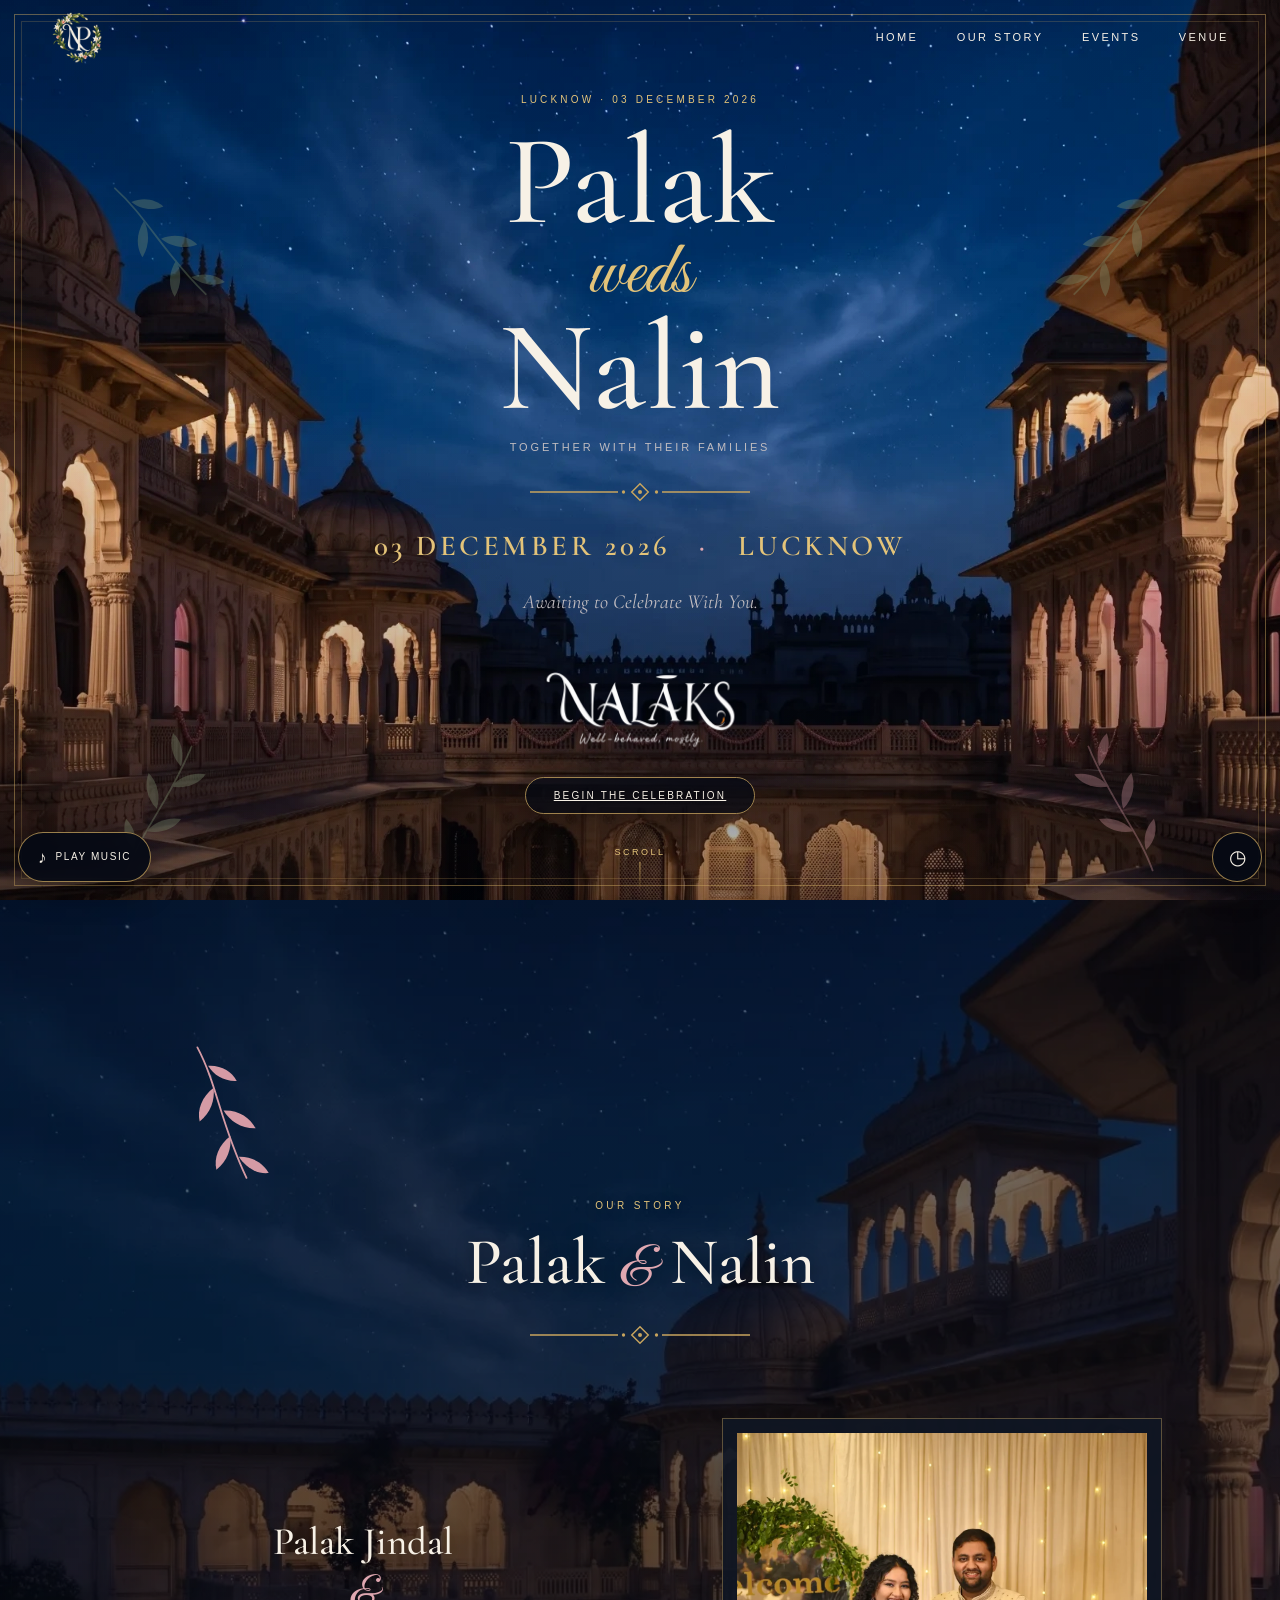
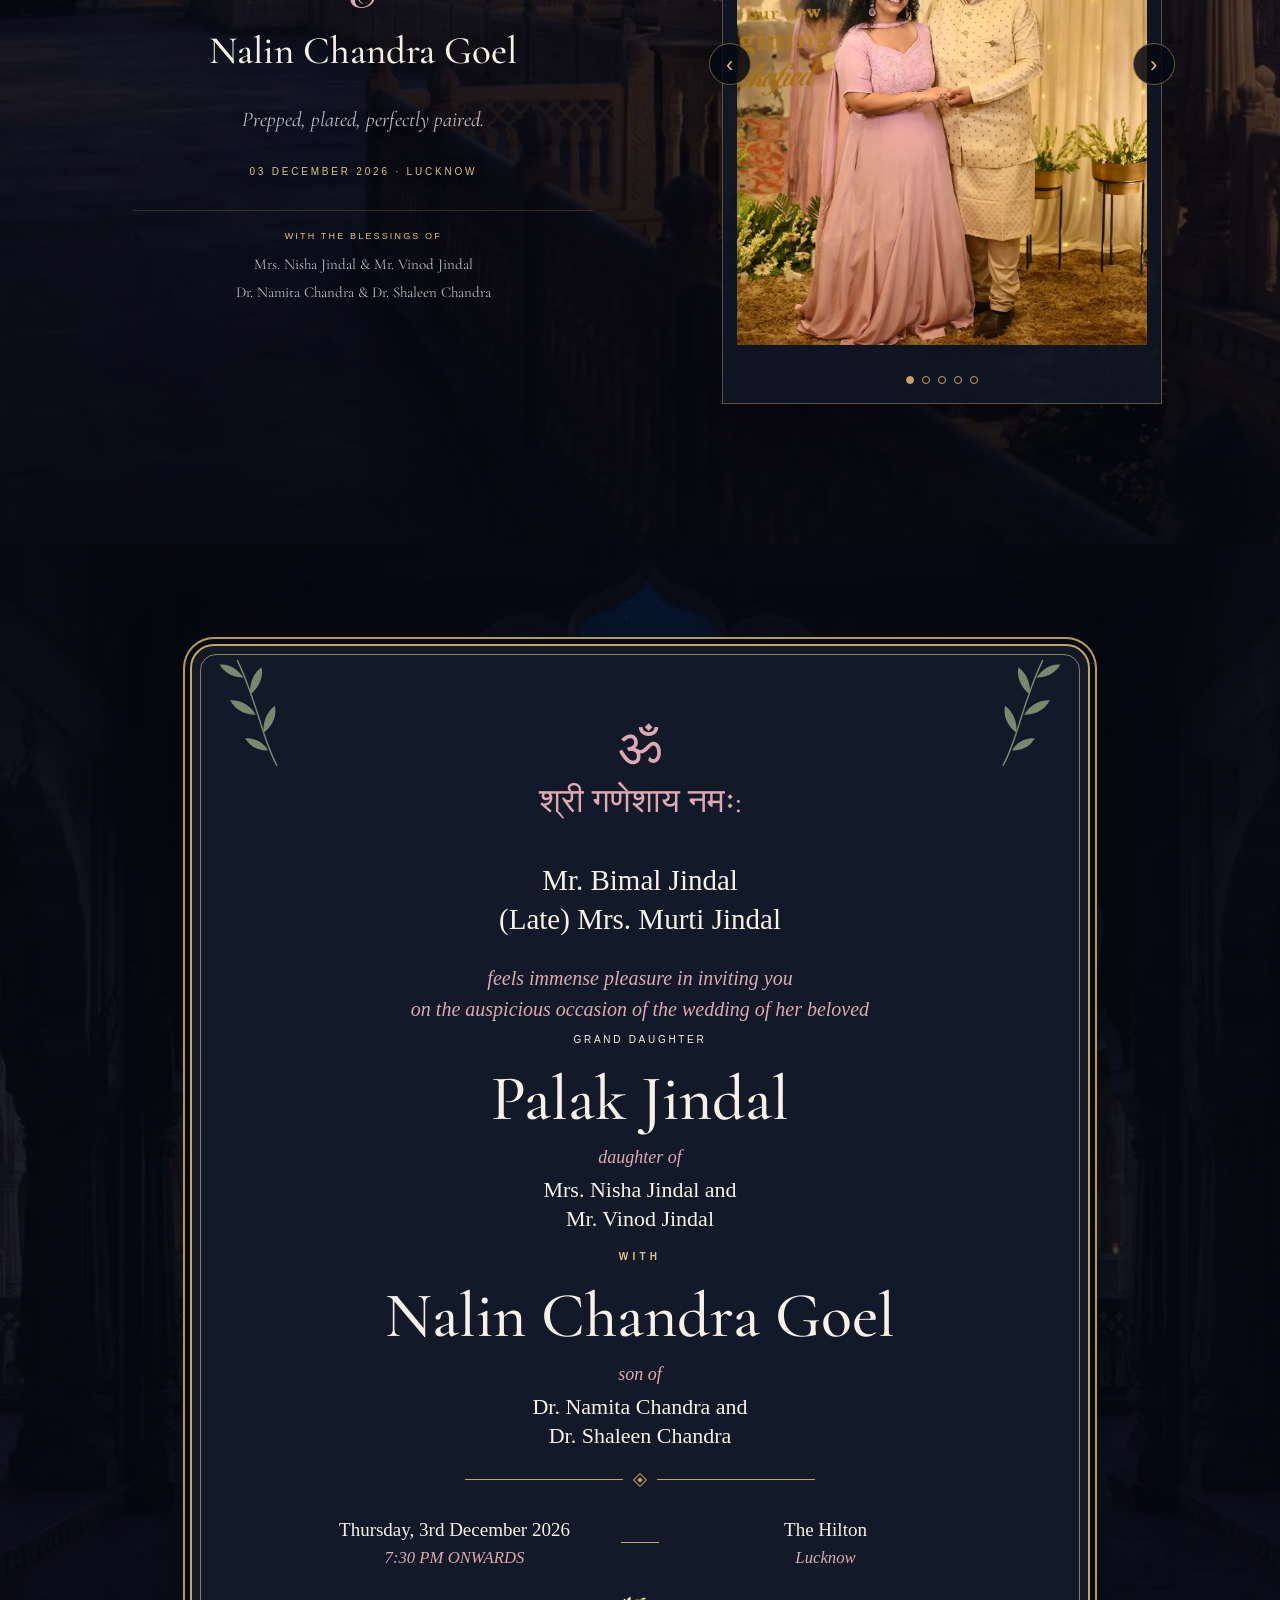
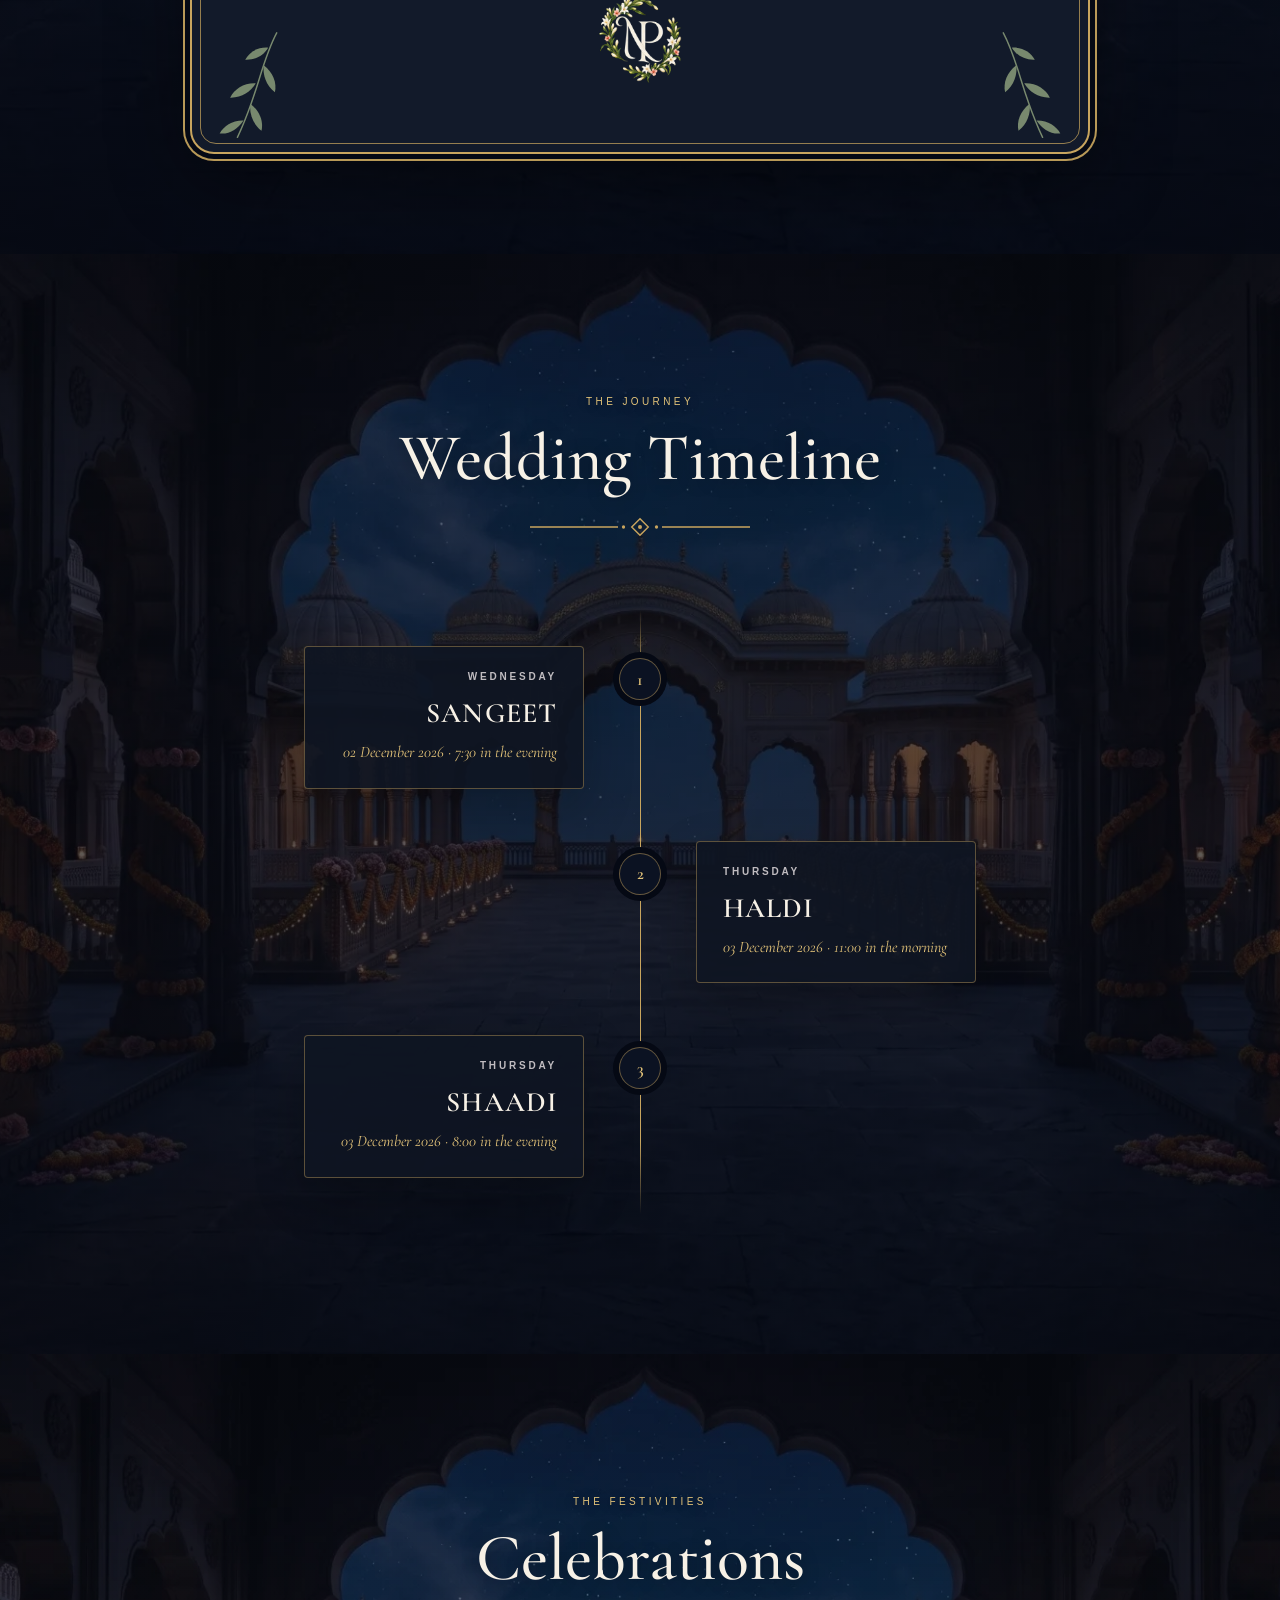
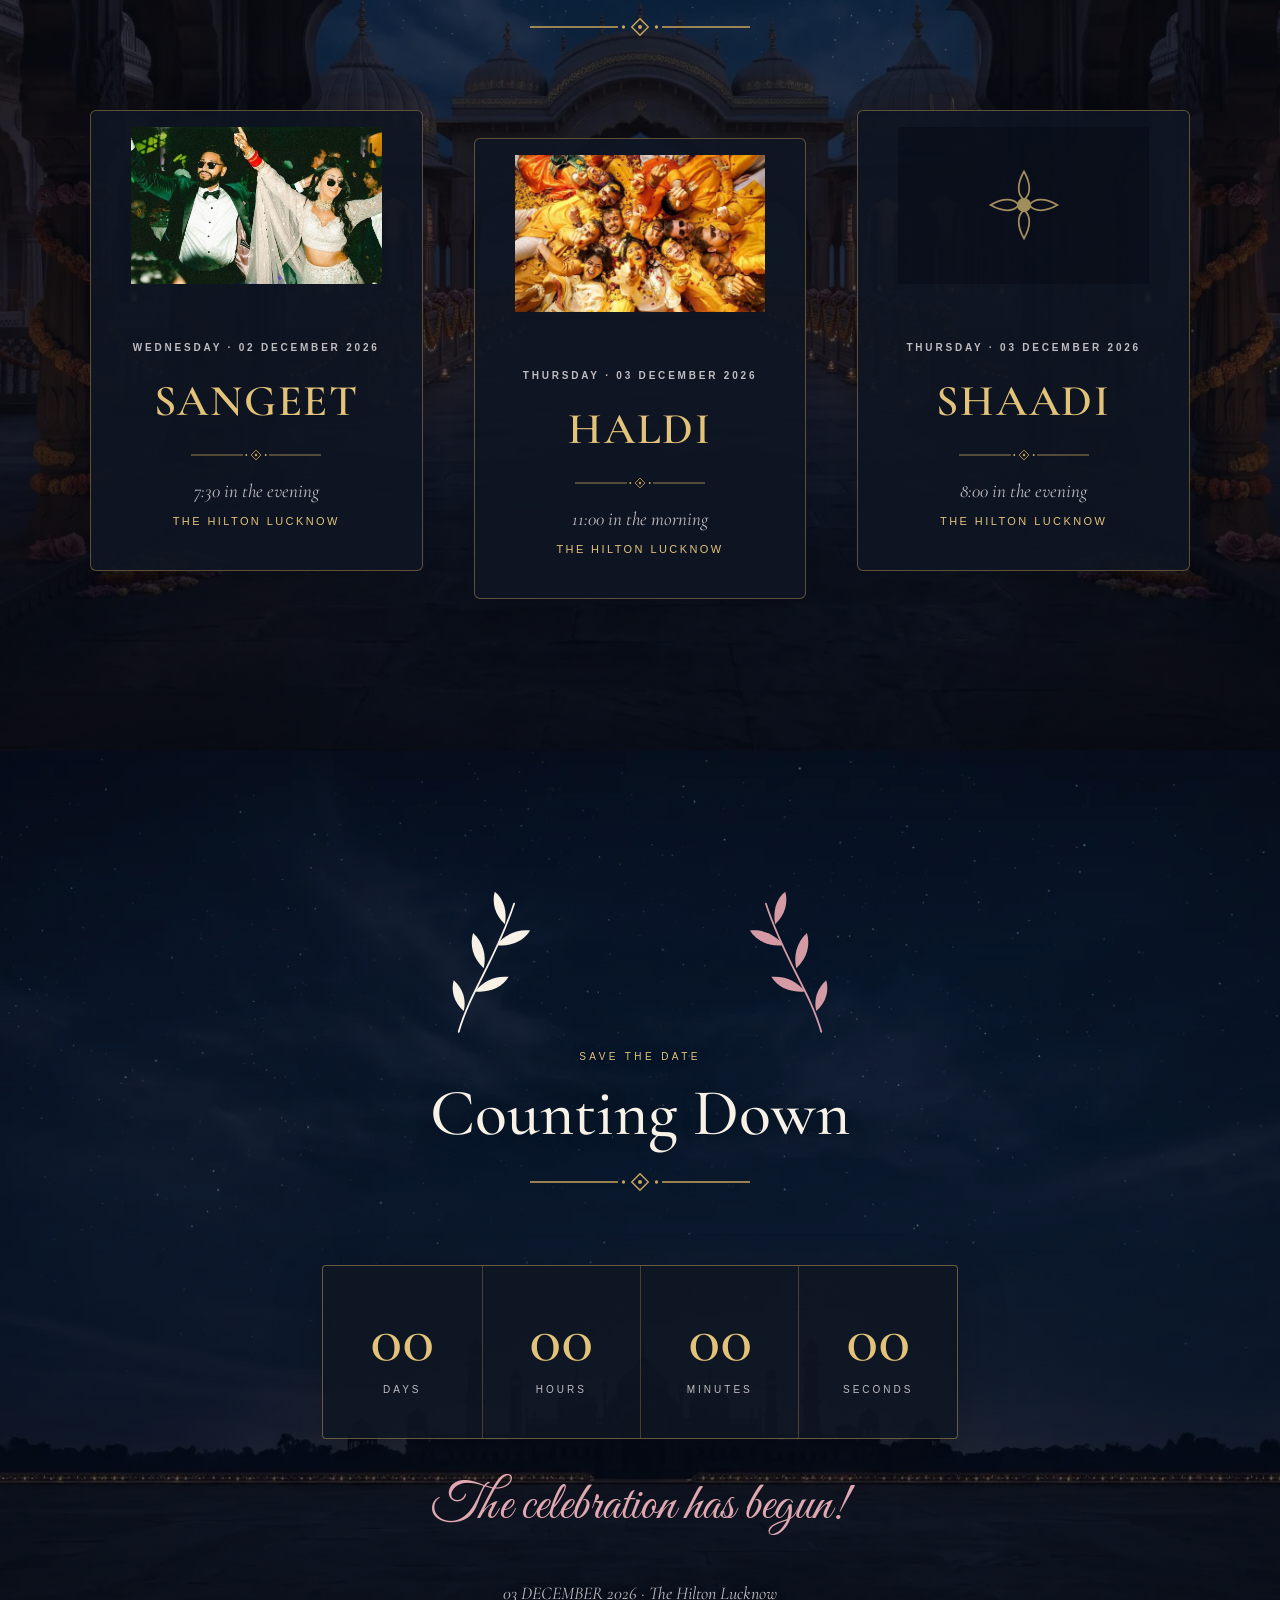
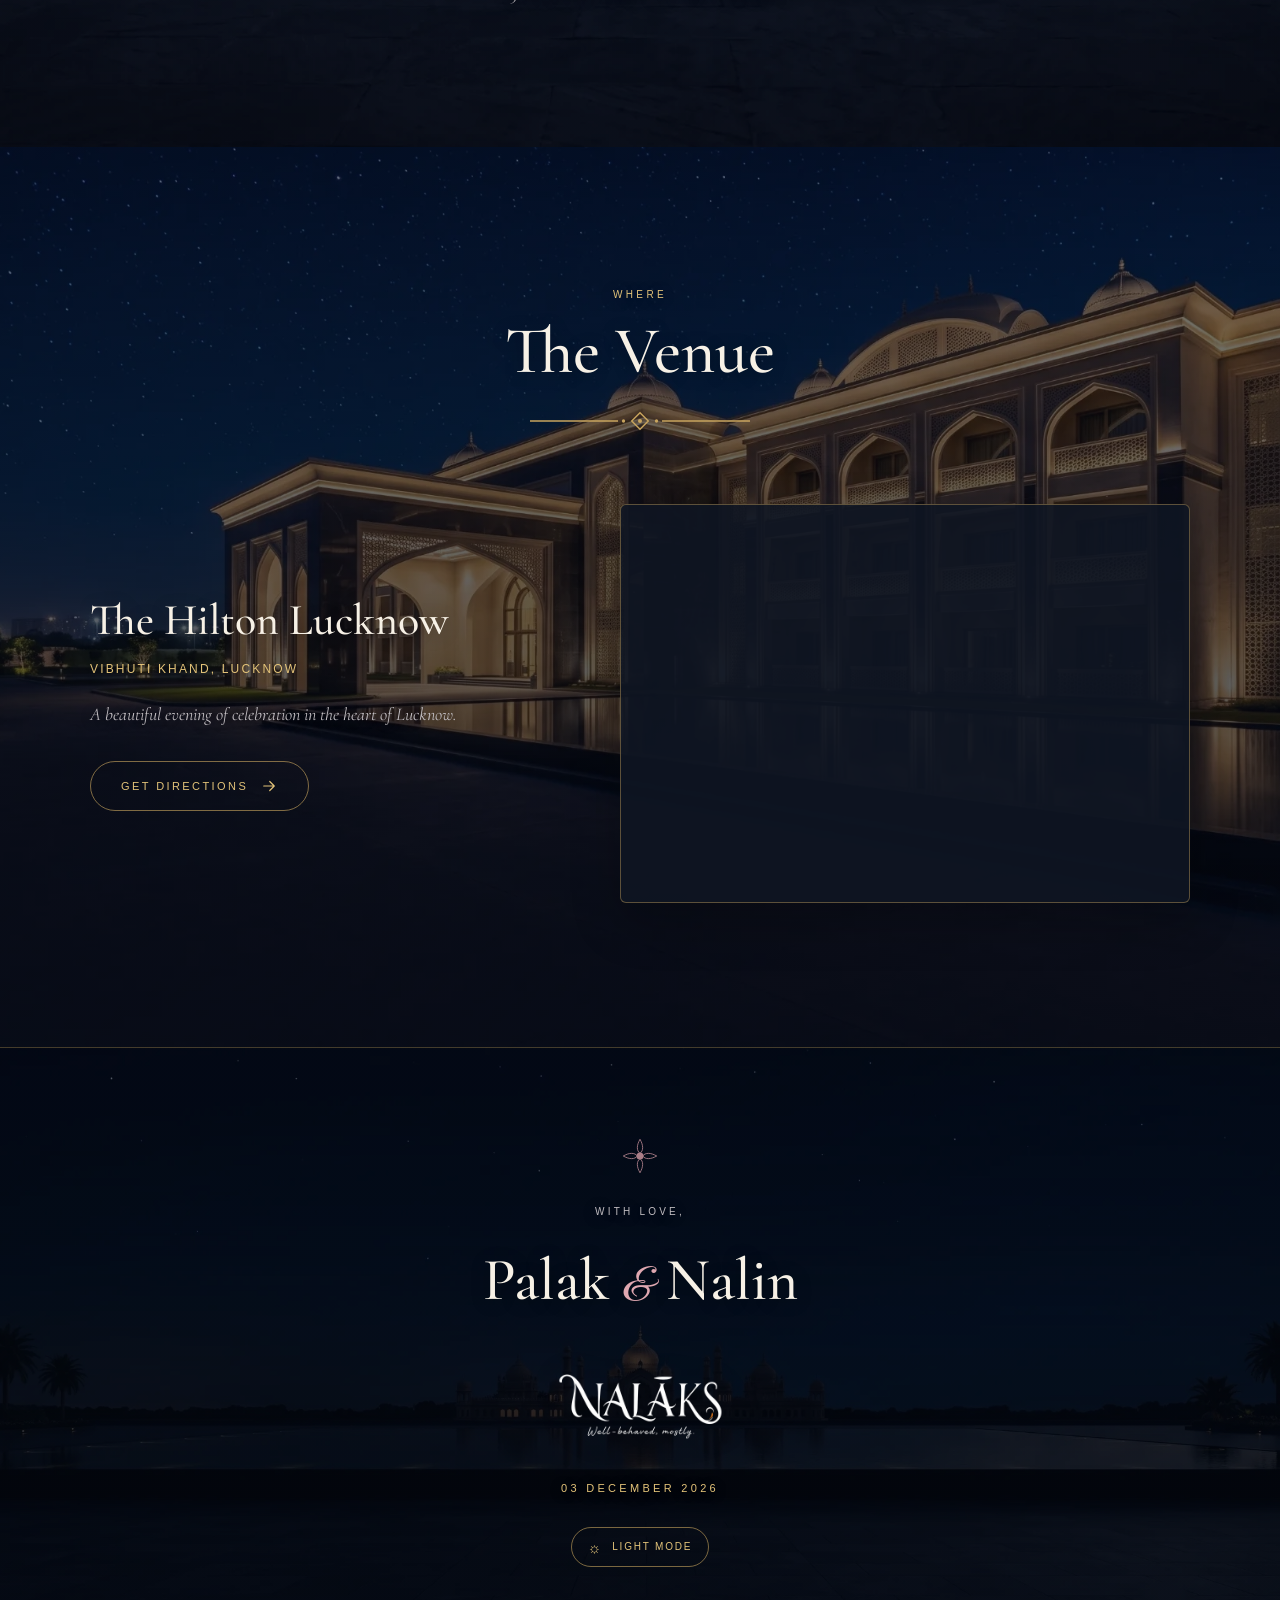
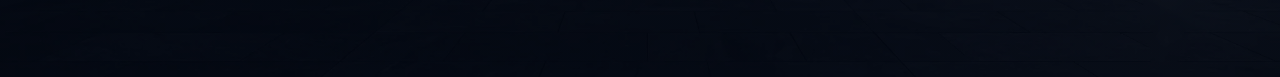
<file: index.html>
<!doctype html>
<html lang="en">
<head>
  <meta charset="utf-8" />

  <meta
    name="viewport"
    content="width=device-width, initial-scale=1"
  />

  <meta
    name="theme-color"
    content="#050914"
  />

  <meta
    name="description"
    content="Palak & Nalin — Wedding Invitation"
  />

  <meta
    property="og:type"
    content="website"
  />

  <meta
    property="og:title"
    content="Palak & Nalin — Wedding Invitation"
  />

  <meta
    property="og:description"
    content="03 DECEMBER 2026 · Lucknow · The Hilton Lucknow"
  />

  <meta
    property="og:image"
    content="assets/share-card.png"
  />

  <meta
    property="og:url"
    content="https://palaknalin.live/"
  />

  <meta
    name="twitter:card"
    content="summary_large_image"
  />

  <title>
    Palak &amp; Nalin — Wedding Invitation
  </title>

  <!-- Fonts -->
  <link
    rel="preconnect"
    href="https://fonts.googleapis.com"
  />

  <link
    rel="preconnect"
    href="https://fonts.gstatic.com"
    crossorigin
  />

  <link
    href="https://fonts.googleapis.com/css2?family=Cormorant+Garamond:wght@400;500;600;700&family=DM+Sans:wght@400;500;600&family=Great+Vibes&display=swap"
    rel="stylesheet"
  />

  <!-- Website stylesheet -->
  <link
    rel="stylesheet"
    href="styles.css"
  />

  <!-- Favicon -->
  <link
    rel="icon"
    type="image/png"
    href="assets/favicon.png"
  />

  <link
    rel="icon"
    type="image/svg+xml"
    href="assets/favicon.svg"
  />
</head>

<body>

  <!--
    Everything on the invitation is rendered
    dynamically by script.js into this container.
  -->
  <div id="app"></div>

  <!-- Configuration -->
  <script src="config.js"></script>

  <!-- Main website -->
  <script src="script.js"></script>

</body>
</html>
</file>
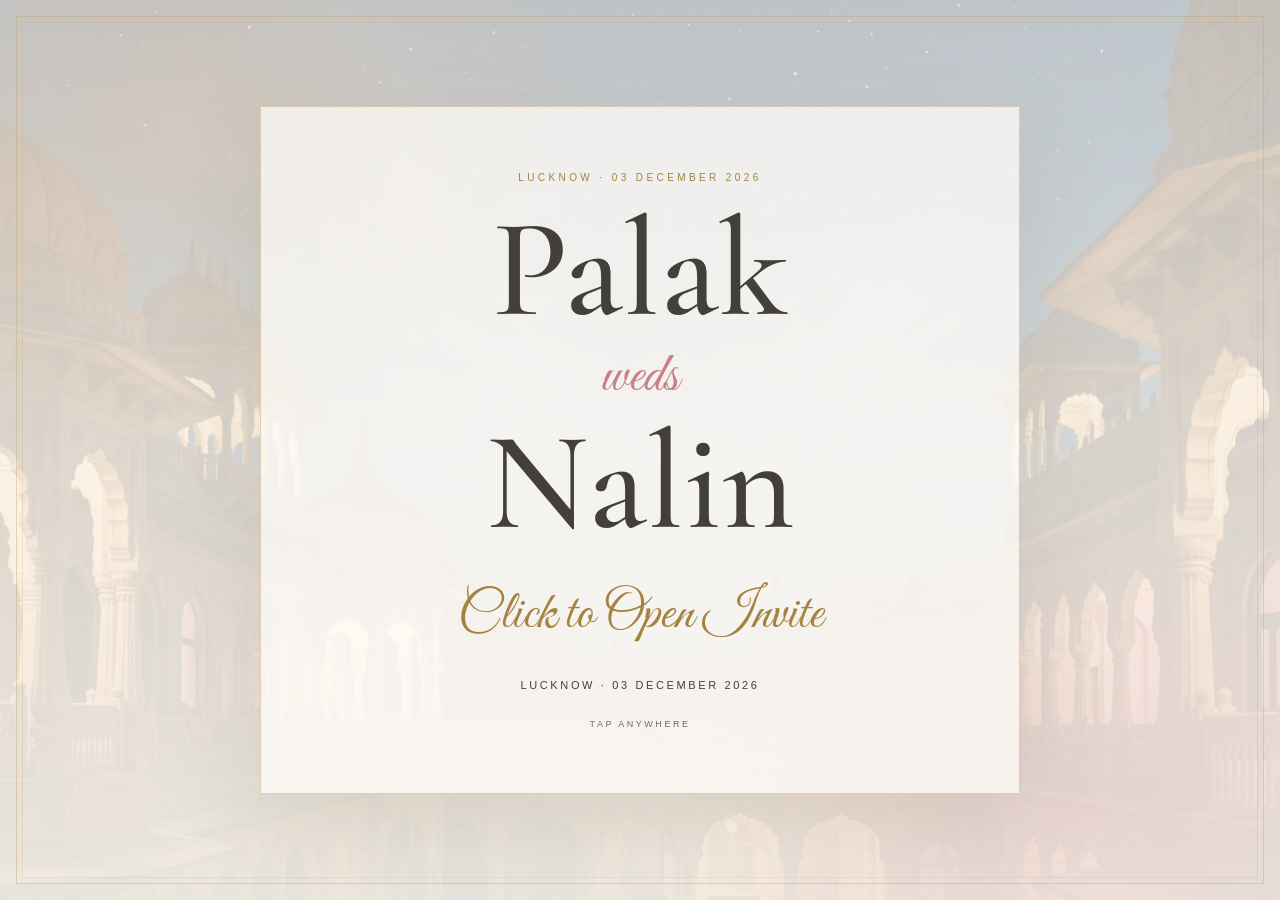
<file: cover.html>
<!doctype html>
<html lang="en">
<head>
<meta charset="utf-8">
<meta name="viewport" content="width=device-width,initial-scale=1">
<meta name="theme-color" content="#faf6ee">
<title>Palak & Nalin — Invitation</title>
<link rel="icon" href="assets/favicon.png" type="image/png">
<link rel="preconnect" href="https://fonts.googleapis.com">
<link rel="preconnect" href="https://fonts.gstatic.com" crossorigin>
<link href="https://fonts.googleapis.com/css2?family=Cormorant+Garamond:wght@500;600&family=Great+Vibes&display=swap" rel="stylesheet">
<style>
:root{--ivory:#faf6ee;--warm:#fffdf8;--gold:#c2a15c;--goldDeep:#a5823f;--blush:#c97f87;--ink:#43403a}
*{box-sizing:border-box}html,body{margin:0;min-height:100%;background:var(--ivory);color:var(--ink)}
body{min-height:100svh;overflow:hidden}a{color:inherit;text-decoration:none}
.cover{min-height:100svh;display:grid;place-items:center;padding:24px;position:relative;overflow:hidden;background:
radial-gradient(700px 460px at 15% 15%,rgba(240,196,155,.30),transparent 62%),
radial-gradient(700px 460px at 85% 90%,rgba(227,167,173,.24),transparent 62%),
linear-gradient(rgba(250,246,238,.76),rgba(250,246,238,.92)),var(--cover-bg) center 32%/cover no-repeat,var(--ivory)}
.cover::before,.cover::after{content:"";position:absolute;border:1px solid rgba(194,161,92,.38);pointer-events:none}
.cover::before{inset:16px}.cover::after{inset:22px;border-color:rgba(194,161,92,.18)}
.inner{position:relative;z-index:1;width:min(760px,92vw);padding:64px 30px;text-align:center;background:rgba(255,253,248,.72);border:1px solid rgba(194,161,92,.45);box-shadow:0 30px 90px rgba(90,72,40,.12);animation:rise 1s cubic-bezier(.22,1,.36,1) both}
.eyebrow{font:500 10px/1.4 Arial,sans-serif;letter-spacing:.34em;text-transform:uppercase;color:var(--goldDeep)}
.names{margin:28px 0 10px;font:500 clamp(64px,13vw,140px)/.82 "Cormorant Garamond",serif}
.weds{display:block;margin:14px 0;font:400 clamp(32px,5vw,56px) "Great Vibes",cursive;color:var(--blush)}
.open{margin-top:40px;font:400 clamp(32px,6vw,54px) "Great Vibes",cursive;color:var(--goldDeep)}
.date{margin-top:28px;font:500 11px/1.5 Arial,sans-serif;letter-spacing:.24em;text-transform:uppercase;color:var(--ink)}
.hint{margin-top:26px;font:500 9px/1 Arial,sans-serif;letter-spacing:.28em;text-transform:uppercase;color:#6f6a61}
.cover:hover .open{text-decoration:underline;text-decoration-color:rgba(194,161,92,.5);text-underline-offset:6px}
.is-leaving .inner{animation:out .55s ease forwards}
@keyframes rise{from{opacity:0;transform:translateY(24px) scale(.98)}to{opacity:1;transform:none}}
@keyframes out{to{opacity:0;transform:translateY(-10px) scale(1.02)}}
@media (prefers-reduced-motion:reduce){*{animation:none!important;transition:none!important}}
</style></head>
<body>
<a class="cover" id="coverLink" href="index.html#home">
  <div class="inner">
    <div class="eyebrow" id="eyebrow">Together with their families</div>
    <div class="names" id="names">Palak<span class="weds">weds</span>Nalin</div>
    <div class="open" id="openText">Click to Open Invite</div>
    <div class="date" id="date">Lucknow · 03 December 2026</div>
    <div class="hint">Tap anywhere</div>
  </div>
</a>
<script src="config.js"></script>
<script>
(function(){
  const cfg=window.INVITE_CONFIG||{};
  document.title=`${cfg.bride||'Palak'} & ${cfg.groom||'Nalin'} — Invitation`;
  document.getElementById('eyebrow').textContent=cfg.heroEyebrow||'Together with their families';
  document.getElementById('openText').textContent=cfg.openingText||'Click to Open Invite';
  document.getElementById('date').textContent=`${cfg.city||''} · ${cfg.dateLabel||''}`;
  if (cfg.assets && cfg.assets.background) document.querySelector('.cover').style.setProperty('--cover-bg', `url(\"${cfg.assets.background}\")`);
  const names=document.getElementById('names');
  names.innerHTML='';
  names.append(document.createTextNode(cfg.bride||'Palak'));
  const span=document.createElement('span'); span.className='weds'; span.textContent='weds';
  names.append(span, document.createTextNode(cfg.groom||'Nalin'));
  const link=document.getElementById('coverLink');
  link.addEventListener('click',function(e){
    if(window.matchMedia('(prefers-reduced-motion: reduce)').matches) return;
    e.preventDefault(); document.body.classList.add('is-leaving');
    setTimeout(()=>location.href=link.href,480);
  });
})();
</script>
</body></html>
</file>
<file: styles.css>
/* ============================================================
   PALAK & NALIN — LUXURY INDIAN WEDDING INVITATION
   Midnight Awadh / Celestial Indian Wedding
   ============================================================ */

:root {
  --serif: 'Cormorant Garamond', Georgia, serif;
  --sans: 'Jost', 'Segoe UI', sans-serif;
  --script: 'Great Vibes', cursive;

  --ivory: #050914;
  --cream: #121a2a;
  --warmWhite: #0b1222;

  --blush: #d59ba5;
  --blushDeep: #e0a8b1;

  --gold: #c8a55e;
  --goldDeep: #e3c379;

  --peach: #d7ad82;
  --sage: #849676;
  --leaf: #7e9473;

  --ink: #f7f1e6;
  --inkSoft: #c0bcc0;

  --hairline:
    1px solid rgba(200,165,94,.48);

  --shadow-soft:
    0 18px 50px rgba(0,0,0,.24);

  --shadow-card:
    0 24px 70px rgba(0,0,0,.38);
}

/* ============================================================
   THEME VARIABLES
   ============================================================ */

html[data-theme="dark"] {
  color-scheme: dark;

  --ivory: #050914;
  --cream: #121a2a;
  --warmWhite: #0b1222;

  --blush: #d59ba5;
  --blushDeep: #e0a8b1;

  --gold: #c8a55e;
  --goldDeep: #e3c379;

  --peach: #d7ad82;
  --sage: #849676;
  --leaf: #7e9473;

  --ink: #f7f1e6;
  --inkSoft: #c0bcc0;

  --hairline:
    1px solid rgba(200,165,94,.48);

  --shadow-soft:
    0 18px 50px rgba(0,0,0,.24);

  --shadow-card:
    0 24px 70px rgba(0,0,0,.38);

  --button-bg:
    rgba(5,9,20,.72);

  --button-bg-hover:
    rgba(8,15,30,.88);

  --button-text:
    #f7f1e6;

  --music-bg:
    rgba(5,9,20,.88);

  --music-text:
    #f7f1e6;

  --invite-card-bg:
    #121a2a;

  --invite-card-edge:
    #050914;

  --invite-card-text:
    #f7f1e6;
}

html[data-theme="light"] {
  color-scheme: light;

  --ivory: #faf6ee;
  --cream: #f4ecdc;
  --warmWhite: #fffdf8;

  --blush: #e3a7ad;
  --blushDeep: #c97f87;

  --gold: #c2a15c;
  --goldDeep: #a5823f;

  --peach: #f0c49b;
  --sage: #a3b18a;
  --leaf: #7d9270;

  --ink: #43403a;
  --inkSoft: #6f6a61;

  --hairline:
    1px solid rgba(194,161,92,.45);

  --shadow-soft:
    0 18px 50px rgba(90,72,40,.10);

  --shadow-card:
    0 24px 70px rgba(90,72,40,.14);

  --button-bg:
    rgba(255,253,248,.90);

  --button-bg-hover:
    rgba(255,253,248,.98);

  --button-text:
    #43403a;

  --music-bg:
    rgba(255,253,248,.94);

  --music-text:
    #43403a;

  --invite-card-bg:
    #f4ecdc;

  --invite-card-edge:
    #faf6ee;

  --invite-card-text:
    #43403a;
}

/* ============================================================
   GLOBAL
   ============================================================ */

* {
  box-sizing: border-box;
}

html,
html[data-theme="dark"],
html[data-theme="light"] {
  scroll-behavior: auto !important;
  scroll-padding-top: 0 !important;
  -webkit-text-size-adjust: 100%;
  forced-color-adjust: none;
}

body {
  margin: 0;
  min-height: 100%;
  background: var(--ivory);
  color: var(--ink);
  font-family: var(--sans);
  font-weight: 400;
  line-height: 1.6;
  -webkit-font-smoothing: antialiased;
}

body.menu-open {
  overflow: hidden;
}

button,
input {
  font: inherit;
}

button {
  cursor: pointer;
}

img {
  max-width: 100%;
}

.svg-defs {
  position: absolute;
  width: 0;
  height: 0;
  overflow: hidden;
}

:focus-visible {
  outline: 2px solid var(--goldDeep);
  outline-offset: 3px;
}

::selection {
  background:
    rgba(213,155,165,.36);
}

body,
.nav,
.mobile-menu,
.section,
.footer,
.invitation-card-section,
.invitation-card,
.timeline__card,
.event-card,
.countdown__box,
.rsvp__card,
.music-control,
.floating-countdown,
.theme-toggle {
  transition:
    background-color .4s ease,
    color .4s ease,
    border-color .4s ease,
    box-shadow .4s ease;
}

/* ============================================================
   NAVIGATION
   ============================================================ */

.nav {
  position: fixed;
  z-index: 100;
  inset: 0 0 auto;
  height: 76px;

  display: flex;
  align-items: center;
  justify-content: space-between;

  padding:
    0 clamp(18px, 4vw, 52px);

  background: transparent;

  transition:
    background-color .35s ease,
    box-shadow .35s ease,
    height .35s ease;
}

.nav--scrolled,
body.menu-open .nav {
  height: 64px;

  background:
    rgba(5,9,20,.82);

  backdrop-filter:
    blur(14px);

  -webkit-backdrop-filter:
    blur(14px);

  box-shadow:
    0 1px 0 rgba(200,165,94,.32),
    0 12px 34px rgba(0,0,0,.24);
}

html[data-theme="light"] .nav--scrolled,
html[data-theme="light"] body.menu-open .nav {
  background:
    rgba(255,253,248,.92);

  box-shadow:
    0 1px 0 rgba(194,161,92,.35),
    0 12px 34px rgba(90,72,40,.08);
}

.nav__brand {
  display: grid;
  place-items: center;
  text-decoration: none;
}

.nav__logo {
  width: 52px;
  height: 52px;

  display: block;

  object-fit: contain;

  transition:
    transform .3s ease;
}

.nav__brand:hover .nav__logo {
  transform: scale(1.04);
}

.nav__links {
  display: flex;
  align-items: center;
  gap: clamp(22px, 3vw, 40px);
}

.nav__links a {
  position: relative;

  padding: 6px 0;

  color: var(--ink);

  text-decoration: none;

  font-size: 11px;
  font-weight: 500;
  letter-spacing: .22em;
  text-transform: uppercase;
}

.nav__links a::after {
  content: '';

  position: absolute;

  right: 100%;
  bottom: 0;
  left: 0;

  height: 1px;

  background: var(--gold);

  transition:
    right .3s ease;
}

.nav__links a:hover {
  color: var(--goldDeep);
}

.nav__links a:hover::after {
  right: 0;
}

.nav__burger {
  display: none;

  width: 44px;
  height: 44px;

  padding: 0;

  border:
    var(--hairline);

  border-radius: 50%;

  background:
    rgba(5,9,20,.62);

  align-items: center;
  justify-content: center;
  flex-direction: column;
  gap: 5px;
}

html[data-theme="light"] .nav__burger {
  background:
    rgba(255,253,248,.72);
}

.nav__burger span {
  width: 18px;
  height: 1.5px;

  display: block;

  background: var(--ink);

  transition:
    transform .3s ease,
    opacity .3s ease;
}

body.menu-open
.nav__burger
span:nth-child(1) {
  transform:
    translateY(6.5px)
    rotate(45deg);
}

body.menu-open
.nav__burger
span:nth-child(2) {
  opacity: 0;
}

body.menu-open
.nav__burger
span:nth-child(3) {
  transform:
    translateY(-6.5px)
    rotate(-45deg);
}

.mobile-menu {
  position: fixed;
  z-index: 90;

  inset: 0 0 auto;

  padding:
    94px 28px 30px;

  background:
    #050914;

  border-bottom:
    var(--hairline);

  box-shadow:
    var(--shadow-card);

  opacity: 0;

  transform:
    translateY(-18px);

  pointer-events:
    none;

  transition:
    opacity .35s ease,
    transform .35s cubic-bezier(.22,1,.36,1);
}

html[data-theme="light"] .mobile-menu {
  background:
    #fffdf8;
}

body.menu-open .mobile-menu {
  opacity: 1;
  transform: none;
  pointer-events: auto;
}

.mobile-menu nav {
  display: grid;
  gap: 2px;
  text-align: center;
}

.mobile-menu a {
  padding: 15px 12px;

  color: var(--ink);

  text-decoration: none;

  font-family: var(--serif);
  font-size: 26px;
  font-weight: 500;

  border-bottom:
    1px solid rgba(200,165,94,.18);
}

/* ============================================================
   HERO
   ============================================================ */

.hero {
  position: relative;

  height: 100svh;
  height: 100dvh;

  min-height: 100svh;
  min-height: 100dvh;

  max-height: 100svh;
  max-height: 100dvh;

  display: grid;
  place-items: center;

  padding:
    92px 20px 92px;

  overflow: hidden;

  isolation: isolate;

  background:
    #050914;
}

.hero__photo {
  position: absolute;
  z-index: 0;
  inset: 0;

  transform:
    scale(1.015);

  background:
    linear-gradient(
      to bottom,
      rgba(3,8,20,.04),
      rgba(3,8,20,.10) 46%,
      rgba(3,8,20,.38)
    ),
    url("assets/bg-hero.webp")
      center 34% / cover no-repeat;
}

.hero__photo::after {
  content: '';

  position: absolute;
  inset: 0;

  background:
    radial-gradient(
      circle at 50% 40%,
      rgba(3,8,20,0) 8%,
      rgba(3,8,20,.025) 54%,
      rgba(3,8,20,.12) 100%
    );
}

html[data-theme="light"] .hero__photo {
  background:
    linear-gradient(
      to bottom,
      rgba(250,246,238,.60),
      rgba(250,246,238,.72) 46%,
      rgba(250,246,238,.88)
    ),
    url("assets/bg-hero.webp")
      center 34% / cover no-repeat;
}

html[data-theme="light"]
.hero__photo::after {
  background:
    radial-gradient(
      circle at 50% 40%,
      rgba(250,246,238,0) 8%,
      rgba(250,246,238,.28) 54%,
      rgba(250,246,238,.64) 100%
    );
}

.hero__frame {
  position: absolute;
  z-index: 3;

  inset:
    14px;

  box-sizing:
    border-box;

  border:
    1px solid rgba(200,165,94,.48);

  pointer-events:
    none;
}

.hero__frame::before {
  content: '';

  position: absolute;

  inset: 6px;

  border:
    1px solid rgba(200,165,94,.22);
}

.hero__sprig {
  position: absolute;
  z-index: 4;

  width:
    clamp(70px, 13vw, 150px);

  height: auto;

  color: var(--leaf);

  opacity: .34;

  pointer-events: none;

  transform-origin:
    bottom center;

  animation:
    sway 9s ease-in-out infinite;
}

.hero__sprig--tl {
  top: 4%;
  left: 3%;
  transform:
    rotate(140deg);
}

.hero__sprig--tr {
  top: 4%;
  right: 3%;
  transform:
    rotate(-140deg)
    scaleX(-1);
  animation-delay: 1.4s;
}

.hero__sprig--bl {
  bottom: 3%;
  left: 4%;

  color: var(--sage);

  transform:
    rotate(28deg);

  animation-delay: .7s;
}

.hero__sprig--br {
  right: 4%;
  bottom: 3%;

  color: var(--blush);

  transform:
    rotate(-28deg)
    scaleX(-1);

  animation-delay: 2.1s;
}

.hero__inner {
  position: relative;
  z-index: 5;

  width: 100%;
  max-width: 860px;

  padding-bottom:
    54px;

  text-align: center;
}

.hero-anim {
  opacity: 0;

  animation:
    heroRise
    1.05s
    cubic-bezier(.22,1,.36,1)
    forwards;

  animation-delay:
    var(--d,0s);
}

.hero__eyebrow {
  margin: 0;

  color: var(--goldDeep);

  font-size: 10px;
  font-weight: 500;

  letter-spacing: .32em;

  text-transform:
    uppercase;
}

.hero__names {
  margin:
    22px 0 8px;

  display: flex;

  flex-direction: column;

  align-items:
    center;
}

.hero__name {
  display: block;

  color:
    var(--ink);

  font-family:
    var(--serif);

  font-size:
    clamp(70px, 10vw, 144px);

  font-weight:
    500;

  line-height:
    .82;
}

.hero__weds {
  display: block;

  margin:
    13px 0 12px;

  color:
    var(--goldDeep);

  font-family:
    var(--script);

  font-size:
    clamp(45px, 5.8vw, 80px);

  font-weight:
    400;

  line-height:
    .76;
}

.hero__invite {
  margin:
    18px 0 0;

  color:
    var(--inkSoft);

  font-size:
    11px;

  font-weight:
    500;

  letter-spacing:
    .26em;

  text-transform:
    uppercase;
}

.hero__divider,
.divider {
  display: block;

  width:
    min(220px, 58vw);

  height:
    22px;

  margin:
    24px auto 0;

  color:
    var(--gold);
}

.hero__date {
  margin:
    20px 0 0;

  color:
    var(--goldDeep);

  font-family:
    var(--serif);

  font-size:
    clamp(18px, 3vw, 29px);

  font-weight:
    600;

  letter-spacing:
    .12em;
}

.hero__date span {
  margin:
    0 .65em;

  color:
    var(--blushDeep);
}

.hero__line {
  max-width:
    460px;

  margin:
    17px auto 0;

  color:
    var(--inkSoft);

  font-family:
    var(--serif);

  font-size:
    clamp(16px, 2vw, 20px);

  font-style:
    italic;
}

.hero__nalaks {
  width:
    min(220px, 48vw);

  margin:
    16px auto 0;

  display:
    flex;

  align-items:
    center;

  justify-content:
    center;
}

.hero__nalaks-logo {
  display: none;

  width:
    100%;

  height:
    auto;
}

html[data-theme="dark"]
.hero__nalaks-logo--dark {
  display:
    block;
}

html[data-theme="light"]
.hero__nalaks-logo--light {
  display:
    block;
}

.hero__begin {
  position: relative;
  z-index: 6;

  min-height:
    48px;

  margin-top:
    24px;

  padding:
    12px 28px;

  border:
    1px solid rgba(200,165,94,.78);

  border-radius:
    999px;

  background:
    var(--button-bg);

  color:
    var(--button-text);

  box-shadow:
    0 12px 35px rgba(0,0,0,.20);

  backdrop-filter:
    blur(8px);

  -webkit-backdrop-filter:
    blur(8px);

  font-size:
    10px;

  font-weight:
    500;

  letter-spacing:
    .22em;

  text-transform:
    uppercase;

  transition:
    transform .25s ease,
    box-shadow .25s ease,
    background-color .25s ease;
}

.hero__begin:hover {
  transform:
    translateY(-2px);

  background:
    var(--button-bg-hover);
}

.hero__scroll {
  position: absolute;
  z-index: 7;

  left: 50%;
  bottom: 8px;

  width:
    max-content;

  transform:
    translateX(-50%);

  display:
    grid;

  justify-items:
    center;

  gap:
    3px;

  color:
    var(--goldDeep);

  text-decoration:
    none;
}

.hero__scroll-text {
  color:
    var(--goldDeep);

  font-size:
    9px;

  font-weight:
    500;

  letter-spacing:
    .28em;

  text-transform:
    uppercase;
}

.hero__scroll-line {
  position:
    relative;

  width:
    1px;

  height:
    30px;

  overflow:
    hidden;

  background:
    linear-gradient(
      var(--gold),
      transparent
    );
}

.hero__scroll-line::after {
  content: '';

  position:
    absolute;

  top:
    -50%;

  left:
    0;

  width:
    100%;

  height:
    50%;

  background:
    var(--blushDeep);

  animation:
    scrollHint
    2.2s
    ease-in-out
    infinite;
}

/* ============================================================
   SHARED SECTIONS
   ============================================================ */

.section {
  position: relative;

  min-height:
    100svh;

  padding:
    clamp(84px, 11vw, 140px)
    clamp(20px, 6vw, 72px);

  overflow:
    hidden;
}

.section-head {
  position:
    relative;

  z-index:
    2;

  max-width:
    720px;

  margin:
    0 auto clamp(40px, 6vw, 72px);

  text-align:
    center;
}

.section-eyebrow {
  margin:
    0 0 14px;

  color:
    var(--goldDeep);

  font-size:
    10px;

  font-weight:
    500;

  letter-spacing:
    .34em;

  text-transform:
    uppercase;
}

.section-title {
  margin:
    0;

  color:
    var(--ink);

  font-family:
    var(--serif);

  font-size:
    clamp(40px, 6vw, 66px);

  font-weight:
    500;

  line-height:
    1.04;
}

.section-title em {
  color:
    var(--blushDeep);

  font-family:
    var(--script);

  font-size:
    .86em;

  font-style:
    normal;
}

/* ============================================================
   STORY
   ============================================================ */

.story {
  background:
    linear-gradient(
      rgba(5,9,20,.54),
      rgba(5,9,20,.72)
    ),
    url("assets/bg-story.webp")
      center / cover no-repeat;
}

html[data-theme="light"] .story {
  background:
    linear-gradient(
      rgba(250,246,238,.80),
      rgba(250,246,238,.90)
    ),
    url("assets/bg-story.webp")
      center / cover no-repeat;
}

.story__sprig {
  top:
    60px;

  right:
    5%;

  color:
    var(--blush);

  transform:
    rotate(160deg);
}

.story__grid {
  position:
    relative;

  z-index:
    2;

  max-width:
    1080px;

  margin:
    0 auto;

  display:
    grid;

  grid-template-columns:
    1.05fr .95fr;

  gap:
    clamp(40px, 6vw, 90px);

  align-items:
    center;
}

.story__text {
  text-align:
    center;
}

.story__names {
  margin:
    0;

  color:
    var(--ink);

  font-family:
    var(--serif);

  font-size:
    clamp(27px, 3.5vw, 39px);

  font-weight:
    500;

  line-height:
    1.25;
}

.story__amp {
  display:
    block;

  margin:
    3px 0;

  color:
    var(--blushDeep);

  font-family:
    var(--script);

  font-size:
    1.12em;
}

.story__message {
  max-width:
    430px;

  margin:
    26px auto 0;

  color:
    var(--inkSoft);

  font-family:
    var(--serif);

  font-size:
    clamp(18px, 2vw, 21px);

  font-style:
    italic;

  line-height:
    1.7;
}

.story__date {
  margin:
    26px 0 0;

  color:
    var(--goldDeep);

  font-size:
    10px;

  font-weight:
    500;

  letter-spacing:
    .28em;

  text-transform:
    uppercase;
}

.story__blessings {
  max-width:
    460px;

  margin:
    30px auto 0;

  padding-top:
    18px;

  border-top:
    1px solid
    rgba(200,165,94,.22);
}

.story__blessings p {
  margin:
    0 0 9px;

  color:
    var(--goldDeep);

  font-size:
    9px;

  font-weight:
    500;

  letter-spacing:
    .24em;

  text-transform:
    uppercase;
}

.story__blessings span {
  display:
    block;

  margin-top:
    4px;

  color:
    var(--inkSoft);

  font-family:
    var(--serif);

  font-size:
    15px;
}

.polaroid {
  position:
    relative;

  max-width:
    440px;

  margin:
    0 auto;

  padding:
    14px 14px 58px;

  background:
    rgba(15,22,35,.90);

  border:
    var(--hairline);

  box-shadow:
    var(--shadow-card);

  transform:
    rotate(1deg);
}

html[data-theme="light"]
.polaroid {
  background:
    rgba(255,253,248,.92);
}

.polaroid img {
  width:
    100%;

  aspect-ratio:
    4 / 5;

  display:
    block;

  object-fit:
    cover;
}

.polaroid__placeholder {
  display:
    none;

  aspect-ratio:
    4 / 5;

  place-items:
    center;

  background:
    var(--cream);

  color:
    var(--goldDeep);
}

.polaroid--empty
.polaroid__placeholder {
  display:
    grid;
}

.polaroid__placeholder svg {
  width:
    84px;

  height:
    84px;

  color:
    var(--blush);
}

.polaroid__placeholder span {
  color:
    var(--ink);

  font-family:
    var(--script);

  font-size:
    34px;
}

.poly-nav {
  position:
    absolute;

  top:
    42%;

  width:
    42px;

  height:
    42px;

  display:
    grid;

  place-items:
    center;

  padding:
    0;

  border:
    var(--hairline);

  border-radius:
    50%;

  background:
    rgba(5,9,20,.84);

  color:
    var(--goldDeep);

  font-size:
    22px;

  transform:
    translateY(-50%);
}

html[data-theme="light"]
.poly-nav {
  background:
    rgba(255,253,248,.92);
}

.poly-nav:hover {
  transform:
    translateY(-50%)
    scale(1.06);
}

.poly-prev {
  left:
    -14px;
}

.poly-next {
  right:
    -14px;
}

.poly-dots {
  position:
    absolute;

  right:
    0;

  bottom:
    19px;

  left:
    0;

  display:
    flex;

  justify-content:
    center;

  gap:
    8px;
}

.poly-dot {
  width:
    8px;

  height:
    8px;

  padding:
    0;

  border:
    1px solid var(--gold);

  border-radius:
    50%;

  background:
    transparent;
}

.poly-dot.active {
  background:
    var(--gold);
}

/* ============================================================
   INVITATION CARD
   ============================================================ */

.invitation-card-section {
  position:
    relative;

  min-height:
    100svh;

  display:
    grid;

  place-items:
    center;

  padding:
    clamp(55px, 8vw, 100px)
    14px;

  overflow:
    hidden;

  background:
    linear-gradient(
      rgba(5,9,20,.60),
      rgba(5,9,20,.74)
    ),
    url("assets/bg-invitation.webp")
      center / cover no-repeat;
}

html[data-theme="light"]
.invitation-card-section {
  background:
    linear-gradient(
      rgba(250,246,238,.84),
      rgba(250,246,238,.91)
    ),
    url("assets/bg-invitation.webp")
      center / cover no-repeat;
}

.invitation-card__wrapper {
  width:
    min(100%, 900px);

  position:
    relative;

  z-index:
    2;
}

.invitation-card {
  position:
    relative;

  overflow:
    hidden;

  padding:
    clamp(48px, 6vw, 75px)
    clamp(22px, 7vw, 86px)
    clamp(44px, 6vw, 68px);

  background:
    radial-gradient(
      circle at 20% 15%,
      rgba(200,165,94,.045) 0 1px,
      transparent 1.5px
    ),
    var(--invite-card-bg);

  border:
    2px solid var(--gold);

  border-radius:
    24px;

  color:
    var(--invite-card-text);

  text-align:
    center;

  box-shadow:
    0 0 0 5px var(--invite-card-edge),
    0 0 0 7px rgba(200,165,94,.92),
    0 24px 80px rgba(0,0,0,.44);
}

.invitation-card::before {
  content:
    '';

  position:
    absolute;

  inset:
    8px;

  border:
    1px solid
    rgba(200,165,94,.72);

  border-radius:
    16px;

  pointer-events:
    none;
}

.invitation-card__corner {
  position:
    absolute;

  width:
    120px;

  height:
    120px;

  color:
    var(--sage);

  opacity:
    .90;

  pointer-events:
    none;
}

.invitation-card__corner--tl {
  top:
    5px;

  left:
    5px;

  transform:
    rotate(-20deg);
}

.invitation-card__corner--tr {
  top:
    5px;

  right:
    5px;

  transform:
    scaleX(-1)
    rotate(-20deg);
}

.invitation-card__corner--bl {
  bottom:
    5px;

  left:
    5px;

  transform:
    scaleY(-1)
    rotate(-20deg);
}

.invitation-card__corner--br {
  right:
    5px;

  bottom:
    5px;

  transform:
    scale(-1)
    rotate(-20deg);
}

.invitation-card__om {
  margin:
    0 auto 9px;

  color:
    var(--blushDeep);

  font-family:
    Georgia,
    "Times New Roman",
    serif;

  font-size:
    clamp(36px,6vw,52px);

  line-height:
    1;
}

.invitation-card__ganesh {
  margin:
    0;

  color:
    var(--blushDeep);

  font-family:
    var(--serif);

  font-size:
    clamp(23px,4vw,34px);

  line-height:
    1.2;
}

.invitation-card__host {
  margin-top:
    clamp(28px,4vw,38px);

  color:
    var(--invite-card-text);

  font-family:
    Georgia,
    "Times New Roman",
    serif;

  font-size:
    clamp(20px,3.5vw,29px);

  line-height:
    1.35;
}

.invitation-card__host span {
  display:
    block;
}

.invitation-card__host-note {
  max-width:
    610px;

  margin:
    24px auto 0;

  color:
    var(--blushDeep);

  font-family:
    Georgia,
    "Times New Roman",
    serif;

  font-size:
    clamp(15px,2.2vw,20px);

  font-style:
    italic;

  line-height:
    1.55;
}

.invitation-card__grand {
  margin:
    7px 0 0;

  color:
    var(--inkSoft);

  font-size:
    10px;

  font-weight:
    500;

  letter-spacing:
    .27em;
}

.invitation-card__name {
  margin:
    20px 0 0;

  color:
    var(--invite-card-text);

  font-family:
    var(--serif);

  font-size:
    clamp(38px,7vw,64px);

  font-weight:
    500;

  line-height:
    .98;
}

.invitation-card__relationship {
  margin:
    12px 0 0;

  color:
    var(--blushDeep);

  font-family:
    Georgia,
    "Times New Roman",
    serif;

  font-size:
    clamp(14px,2vw,18px);

  font-style:
    italic;
}

.invitation-card__parents {
  margin:
    3px 0 0;

  color:
    var(--invite-card-text);

  font-family:
    Georgia,
    "Times New Roman",
    serif;

  font-size:
    clamp(17px,2.8vw,22px);

  line-height:
    1.35;
}

.invitation-card__with {
  margin:
    15px 0 5px;

  color:
    var(--goldDeep);

  font-size:
    10px;

  font-weight:
    600;

  letter-spacing:
    .42em;
}

.invitation-card__divider {
  width:
    min(350px,76%);

  margin:
    24px auto 18px;

  display:
    flex;

  align-items:
    center;

  justify-content:
    center;

  gap:
    12px;
}

.invitation-card__divider::before,
.invitation-card__divider::after {
  content:
    '';

  height:
    1px;

  flex:
    1;

  background:
    var(--gold);
}

.invitation-card__divider-mark {
  position:
    relative;

  width:
    10px;

  height:
    10px;

  border:
    1px solid var(--gold);

  transform:
    rotate(45deg);
}

.invitation-card__divider-mark::after {
  content:
    '';

  position:
    absolute;

  inset:
    2px;

  background:
    var(--gold);
}

.invitation-card__details {
  max-width:
    640px;

  margin:
    31px auto 0;

  display:
    grid;

  grid-template-columns:
    1fr auto 1fr;

  align-items:
    center;

  gap:
    clamp(12px,4vw,32px);
}

.invitation-card__detail {
  color:
    var(--invite-card-text);

  font-family:
    Georgia,
    "Times New Roman",
    serif;

  font-size:
    clamp(15px,2.3vw,19px);

  line-height:
    1.45;
}

.invitation-card__detail em {
  display:
    block;

  margin-top:
    2px;

  color:
    var(--blushDeep);

  font-size:
    .88em;
}

.invitation-card__detail-divider {
  width:
    38px;

  height:
    1px;

  background:
    var(--gold);
}

.invitation-card__monogram {
  width:
    88px;

  height:
    88px;

  display:
    block;

  object-fit:
    contain;

  margin:
    26px auto 0;
}

/* ============================================================
   TIMELINE
   ============================================================ */

.timeline {
  background:
    linear-gradient(
      rgba(5,9,20,.54),
      rgba(5,9,20,.72)
    ),
    url("assets/bg-events.webp")
      center / cover no-repeat;
}

html[data-theme="light"] .timeline {
  background:
    linear-gradient(
      rgba(250,246,238,.82),
      rgba(250,246,238,.90)
    ),
    url("assets/bg-events.webp")
      center / cover no-repeat;
}

.timeline__list {
  position:
    relative;

  z-index:
    2;

  max-width:
    880px;

  margin:
    0 auto;

  padding:
    10px 0;

  list-style:
    none;
}

.timeline__list::before {
  content:
    '';

  position:
    absolute;

  inset:
    0 auto 0 50%;

  width:
    1px;

  background:
    linear-gradient(
      rgba(200,165,94,0),
      var(--gold) 12%,
      var(--gold) 88%,
      rgba(200,165,94,0)
    );
}

.timeline__item {
  position:
    relative;

  width:
    50%;

  padding:
    26px 56px 26px 0;

  text-align:
    right;
}

.timeline__item:nth-child(even) {
  margin-left:
    50%;

  padding:
    26px 0 26px 56px;

  text-align:
    left;
}

.timeline__marker {
  position:
    absolute;

  top:
    38px;

  right:
    -21px;

  width:
    42px;

  height:
    42px;

  display:
    grid;

  place-items:
    center;

  border:
    var(--hairline);

  border-radius:
    50%;

  background:
    var(--warmWhite);

  box-shadow:
    0 0 0 6px var(--ivory);
}

.timeline__item:nth-child(even)
.timeline__marker {
  right:
    auto;

  left:
    -21px;
}

.timeline__marker span {
  color:
    var(--goldDeep);

  font-family:
    var(--serif);

  font-size:
    17px;

  font-weight:
    600;
}

.timeline__card {
  display:
    inline-block;

  min-width:
    min(280px,100%);

  padding:
    22px 26px;

  border:
    var(--hairline);

  border-radius:
    4px;

  background:
    rgba(15,22,35,.88);

  box-shadow:
    var(--shadow-soft);

  text-align:
    inherit;
}

html[data-theme="light"]
.timeline__card {
  background:
    rgba(255,253,248,.91);
}

.timeline__day,
.event-card__day {
  margin:
    0;

  color:
    var(--inkSoft);

  font-size:
    10px;

  font-weight:
    600;

  letter-spacing:
    .28em;

  text-transform:
    uppercase;
}

.timeline__name,
.event-card__name {
  margin:
    6px 0 4px;

  color:
    var(--ink);

  font-family:
    var(--serif);

  font-size:
    28px;

  font-weight:
    600;

  letter-spacing:
    .04em;
}

.timeline__meta {
  margin:
    0;

  color:
    var(--goldDeep);

  font-family:
    var(--serif);

  font-size:
    16px;

  font-style:
    italic;
}

/* ============================================================
   EVENTS
   ============================================================ */

.events {
  background:
    linear-gradient(
      rgba(5,9,20,.50),
      rgba(5,9,20,.68)
    ),
    url("assets/bg-events.webp")
      center / cover no-repeat;
}

html[data-theme="light"] .events {
  background:
    linear-gradient(
      rgba(250,246,238,.82),
      rgba(250,246,238,.90)
    ),
    url("assets/bg-events.webp")
      center / cover no-repeat;
}

.events__grid {
  position:
    relative;

  z-index:
    2;

  max-width:
    1100px;

  margin:
    0 auto;

  display:
    grid;

  grid-template-columns:
    repeat(2,minmax(0,1fr));

  gap:
    clamp(28px,4vw,56px);
}

.event-card {
  overflow:
    hidden;

  border:
    var(--hairline);

  border-radius:
    6px;

  background:
    rgba(15,22,35,.90);

  box-shadow:
    var(--shadow-soft);

  transition:
    transform .45s cubic-bezier(.22,1,.36,1),
    box-shadow .45s ease;
}

html[data-theme="light"]
.event-card {
  background:
    rgba(255,253,248,.92);
}

.event-card:hover {
  transform:
    translateY(-8px);

  box-shadow:
    var(--shadow-card);
}

.event-card__media {
  position:
    relative;

  aspect-ratio:
    16 / 10;

  overflow:
    hidden;
}

.event-card__media img {
  position:
    absolute;

  inset:
    0;

  width:
    100%;

  height:
    100%;

  display:
    block;

  object-fit:
    cover;

  transition:
    transform .6s ease;
}

.event-card:hover
.event-card__media img {
  transform:
    scale(1.04);
}

.event-card__motif {
  position:
    absolute;

  z-index:
    0;

  inset:
    0;

  display:
    grid;

  place-items:
    center;

  background:
    rgba(5,9,20,.46);

  color:
    var(--goldDeep);
}

.event-card__motif svg {
  width:
    88px;

  height:
    88px;

  opacity:
    .70;
}

.event-card__body {
  padding:
    clamp(26px,3.4vw,40px);

  text-align:
    center;
}

.event-card__name {
  margin-top:
    10px;

  color:
    var(--goldDeep);

  font-size:
    clamp(32px,3.6vw,44px);
}

.event-card__divider {
  display:
    block;

  width:
    130px;

  height:
    14px;

  margin:
    12px auto 0;

  color:
    var(--gold);
}

.event-card__time {
  margin:
    14px 0 0;

  color:
    var(--inkSoft);

  font-family:
    var(--serif);

  font-size:
    19px;

  font-style:
    italic;
}

.event-card__venue {
  margin:
    6px 0 0;

  color:
    var(--goldDeep);

  font-size:
    11px;

  font-weight:
    500;

  letter-spacing:
    .22em;

  text-transform:
    uppercase;
}

.event-card__desc {
  max-width:
    380px;

  margin:
    16px auto 0;

  color:
    var(--inkSoft);

  font-size:
    14px;

  line-height:
    1.75;
}

/* ============================================================
   COUNTDOWN
   ============================================================ */

.countdown-section {
  text-align:
    center;

  background:
    linear-gradient(
      rgba(5,9,20,.42),
      rgba(5,9,20,.66)
    ),
    url("assets/bg-countdown.webp")
      center / cover no-repeat;
}

html[data-theme="light"]
.countdown-section {
  background:
    linear-gradient(
      rgba(250,246,238,.74),
      rgba(250,246,238,.86)
    ),
    url("assets/bg-countdown.webp")
      center / cover no-repeat;
}

.countdown__sprig--l {
  bottom:
    8%;

  left:
    4%;

  transform:
    rotate(24deg);
}

.countdown__sprig--r {
  right:
    4%;

  bottom:
    8%;

  color:
    var(--blush);

  transform:
    rotate(-24deg)
    scaleX(-1);
}

.countdown__box {
  position:
    relative;

  z-index:
    2;

  display:
    inline-grid;

  grid-template-columns:
    repeat(4,1fr);

  border:
    var(--hairline);

  border-radius:
    4px;

  background:
    rgba(15,22,35,.88);

  box-shadow:
    var(--shadow-soft);
}

html[data-theme="light"]
.countdown__box {
  background:
    rgba(255,253,248,.91);
}

.countdown__cell {
  padding:
    clamp(22px,3.4vw,40px)
    clamp(18px,3.4vw,44px);

  border-left:
    1px solid
    rgba(200,165,94,.30);
}

.countdown__cell:first-child {
  border-left:
    0;
}

.countdown__cell strong {
  display:
    block;

  color:
    var(--goldDeep);

  font-family:
    var(--serif);

  font-size:
    clamp(38px,6vw,66px);

  font-weight:
    500;

  line-height:
    1;

  font-variant-numeric:
    tabular-nums;
}

.countdown__cell small {
  display:
    block;

  margin-top:
    10px;

  color:
    var(--inkSoft);

  font-size:
    10px;

  font-weight:
    500;

  letter-spacing:
    .3em;

  text-transform:
    uppercase;
}

.countdown__target {
  position:
    relative;

  z-index:
    2;

  margin:
    30px 0 0;

  color:
    var(--inkSoft);

  font-family:
    var(--serif);

  font-size:
    18px;

  font-style:
    italic;
}

.countdown__done {
  position:
    relative;

  z-index:
    2;

  margin:
    26px 0 0;

  color:
    var(--blushDeep);

  font-family:
    var(--script);

  font-size:
    clamp(34px,5vw,52px);
}

/* ============================================================
   VENUE
   ============================================================ */

.venue {
  background:
    linear-gradient(
      rgba(5,9,20,.54),
      rgba(5,9,20,.70)
    ),
    url("assets/bg-venue.webp")
      center / cover no-repeat;
}

html[data-theme="light"]
.venue {
  background:
    linear-gradient(
      rgba(250,246,238,.82),
      rgba(250,246,238,.90)
    ),
    url("assets/bg-venue.webp")
      center / cover no-repeat;
}

.venue__grid {
  position:
    relative;

  z-index:
    2;

  max-width:
    1100px;

  margin:
    0 auto;

  display:
    grid;

  grid-template-columns:
    .9fr 1.1fr;

  gap:
    clamp(36px,5vw,72px);

  align-items:
    center;
}

.venue__info {
  text-align:
    left;
}

.venue__name {
  margin:
    0;

  color:
    var(--ink);

  font-family:
    var(--serif);

  font-size:
    clamp(30px,3.6vw,44px);

  font-weight:
    500;

  line-height:
    1.15;
}

.venue__address {
  margin:
    14px 0 0;

  color:
    var(--goldDeep);

  font-size:
    12px;

  font-weight:
    500;

  letter-spacing:
    .18em;

  text-transform:
    uppercase;
}

.venue__desc {
  max-width:
    410px;

  margin:
    20px 0 0;

  color:
    var(--inkSoft);

  font-family:
    var(--serif);

  font-size:
    18px;

  font-style:
    italic;

  line-height:
    1.7;
}

.venue__btn {
  display:
    inline-flex;

  align-items:
    center;

  gap:
    12px;

  margin-top:
    32px;

  padding:
    15px 30px;

  border:
    1px solid rgba(200,165,94,.62);

  border-radius:
    999px;

  background:
    transparent;

  color:
    var(--goldDeep);

  font-size:
    11px;

  font-weight:
    500;

  letter-spacing:
    .22em;

  text-decoration:
    none;

  text-transform:
    uppercase;
}

.venue__btn svg {
  width:
    18px;

  height:
    18px;

  transition:
    transform .25s ease;
}

.venue__btn:hover {
  background:
    var(--gold);

  color:
    var(--ivory);
}

.venue__btn:hover svg {
  transform:
    translateX(4px);
}

.venue__map {
  padding:
    10px;

  border:
    var(--hairline);

  border-radius:
    6px;

  background:
    rgba(15,22,35,.88);

  box-shadow:
    var(--shadow-soft);
}

html[data-theme="light"]
.venue__map {
  background:
    rgba(255,253,248,.92);
}

.venue__map iframe {
  display:
    block;

  width:
    100%;

  aspect-ratio:
    16 / 11;

  border:
    0;

  border-radius:
    3px;
}

/* ============================================================
   FOOTER
   ============================================================ */

.footer {
  position:
    relative;

  padding:
    86px 24px 110px;

  overflow:
    hidden;

  text-align:
    center;

  background:
    linear-gradient(
      rgba(3,7,16,.62),
      rgba(3,7,16,.80)
    ),
    url("assets/bg-footer.webp")
      center / cover no-repeat;

  border-top:
    var(--hairline);
}

html[data-theme="light"]
.footer {
  background:
    linear-gradient(
      rgba(250,246,238,.84),
      rgba(250,246,238,.94)
    ),
    url("assets/bg-footer.webp")
      center / cover no-repeat;
}

.footer__bloom {
  width:
    44px;

  height:
    44px;

  color:
    var(--blush);

  opacity:
    .80;
}

.footer__love {
  margin:
    18px 0 0;

  color:
    var(--inkSoft);

  font-size:
    10px;

  font-weight:
    500;

  letter-spacing:
    .32em;

  text-transform:
    uppercase;
}

.footer__names {
  margin:
    12px 0 0;

  color:
    var(--ink);

  font-family:
    var(--serif);

  font-size:
    clamp(38px,6vw,60px);

  font-weight:
    500;
}

.footer__names em {
  color:
    var(--blushDeep);

  font-family:
    var(--script);

  font-size:
    .8em;

  font-style:
    normal;
}

.footer__nalaks {
  width:
    min(190px,48vw);

  margin:
    13px auto 2px;

  display:
    flex;

  justify-content:
    center;
}

.footer__nalaks-logo {
  display:
    none;

  width:
    100%;

  height:
    auto;
}

html[data-theme="dark"]
.footer__nalaks-logo--dark {
  display:
    block;
}

html[data-theme="light"]
.footer__nalaks-logo--light {
  display:
    block;
}

.footer__date {
  margin:
    12px 0 0;

  color:
    var(--goldDeep);

  font-size:
    11px;

  font-weight:
    500;

  letter-spacing:
    .30em;
}

.theme-toggle {
  appearance:
    none;

  min-height:
    40px;

  margin-top:
    30px;

  padding:
    9px 16px;

  display:
    inline-flex;

  align-items:
    center;

  justify-content:
    center;

  gap:
    9px;

  border:
    1px solid rgba(200,165,94,.60);

  border-radius:
    999px;

  background:
    transparent;

  color:
    var(--goldDeep);

  font-size:
    10px;

  font-weight:
    500;

  letter-spacing:
    .18em;

  text-transform:
    uppercase;
}

.theme-toggle:hover {
  background:
    var(--gold);

  color:
    var(--ivory);

  border-color:
    var(--gold);

  transform:
    translateY(-1px);
}

.theme-toggle:active {
  transform:
    translateY(0);
}

.theme-toggle__icon {
  font-size:
    15px;

  line-height:
    1;
}

.theme-toggle__label {
  white-space:
    nowrap;
}

/* ============================================================
   FLOATING MUSIC
   ============================================================ */

.music-control {
  position:
    fixed;

  z-index:
    120;

  left:
    18px;

  right:
    auto;

  bottom:
    18px;

  min-width:
    132px;

  height:
    50px;

  padding:
    0 19px;

  display:
    inline-flex;

  align-items:
    center;

  justify-content:
    center;

  gap:
    9px;

  border:
    1px solid rgba(200,165,94,.76);

  border-radius:
    999px;

  background:
    var(--music-bg);

  color:
    var(--music-text);

  box-shadow:
    0 12px 30px rgba(0,0,0,.28);

  backdrop-filter:
    blur(12px);

  -webkit-backdrop-filter:
    blur(12px);
}

.music-control:hover {
  transform:
    translateY(-2px);

  box-shadow:
    0 16px 38px rgba(0,0,0,.34);
}

.music-control__icon {
  font-size:
    17px;

  line-height:
    1;
}

.music-control__label {
  display:
    inline-block;

  white-space:
    nowrap;

  font-size:
    10px;

  font-weight:
    500;

  letter-spacing:
    .16em;

  text-transform:
    uppercase;
}

.music-control.is-playing
.music-control__icon {
  color:
    var(--blushDeep);

  animation:
    pulseNote
    1.6s
    ease-in-out
    infinite;
}

/* ============================================================
   FLOATING COUNTDOWN
   ============================================================ */

.floating-countdown {
  position:
    fixed;

  z-index:
    119;

  right:
    18px;

  bottom:
    18px;

  width:
    50px;

  height:
    50px;

  display:
    flex;

  align-items:
    center;

  justify-content:
    center;

  overflow:
    hidden;

  border:
    1px solid rgba(200,165,94,.76);

  border-radius:
    999px;

  background:
    rgba(5,9,20,.88);

  color:
    #f7f1e6;

  box-shadow:
    0 12px 30px rgba(0,0,0,.28);

  backdrop-filter:
    blur(12px);

  -webkit-backdrop-filter:
    blur(12px);

  transition:
    width .65s
      cubic-bezier(.22,1,.36,1),
    background-color .35s ease,
    color .35s ease,
    border-color .35s ease,
    box-shadow .35s ease;
}

html[data-theme="light"]
.floating-countdown {
  background:
    rgba(255,253,248,.94);

  color:
    #43403a;
}

.floating-countdown__compact {
  display:
    grid;

  place-items:
    center;

  font-size:
    20px;

  line-height:
    1;

  transition:
    opacity .20s ease,
    transform .42s
      cubic-bezier(.22,1,.36,1);
}

.floating-countdown__full {
  position:
    absolute;

  inset:
    0;

  display:
    flex;

  flex-direction:
    column;

  justify-content:
    center;

  padding:
    0 14px;

  opacity:
    0;

  transform:
    translateX(15px);

  pointer-events:
    none;

  transition:
    opacity .28s ease .10s,
    transform .48s
      cubic-bezier(.22,1,.36,1) .06s;
}

.floating-countdown__intro {
  color:
    var(--gold);

  font-size:
    7px;

  font-weight:
    600;

  letter-spacing:
    .23em;

  line-height:
    1;
}

.floating-countdown__values {
  display:
    flex;

  align-items:
    baseline;

  gap:
    3px;

  margin-top:
    5px;
}

.floating-countdown__values strong {
  color:
    currentColor;

  font-family:
    var(--serif);

  font-size:
    21px;

  font-weight:
    500;

  line-height:
    .9;

  font-variant-numeric:
    tabular-nums;
}

.floating-countdown__values small {
  margin-right:
    5px;

  color:
    var(--inkSoft);

  font-size:
    7px;

  line-height:
    1;
}

.floating-countdown.is-expanded {
  width:
    178px;

  border-color:
    rgba(200,165,94,.92);

  box-shadow:
    0 0 0 4px rgba(200,165,94,.08),
    0 16px 40px rgba(0,0,0,.36);
}

.floating-countdown.is-expanded
.floating-countdown__compact {
  opacity:
    0;

  transform:
    scale(.72);
}

.floating-countdown.is-expanded
.floating-countdown__full {
  opacity:
    1;

  transform:
    translateX(0);
}

/* ============================================================
   REVEAL / ANIMATIONS
   ============================================================ */

.reveal {
  opacity:
    0;

  transform:
    translateY(30px);

  transition:
    opacity .9s ease,
    transform .9s
      cubic-bezier(.22,1,.36,1);
}

.reveal.visible {
  opacity:
    1;

  transform:
    translateY(0);
}

@keyframes heroRise {
  from {
    opacity:
      0;

    transform:
      translateY(26px);
  }

  to {
    opacity:
      1;

    transform:
      none;
  }
}

@keyframes sway {
  0%,100% {
    rotate:
      0deg;
  }

  50% {
    rotate:
      2.4deg;
  }
}

@keyframes scrollHint {
  0% {
    top:
      -50%;
  }

  100% {
    top:
      110%;
  }
}

@keyframes pulseNote {
  0%,100% {
    transform:
      scale(1);
  }

  50% {
    transform:
      scale(1.22);
  }
}

@keyframes draw {
  to {
    stroke-dashoffset:
      0;
  }
}

/* ============================================================
   DESKTOP
   ============================================================ */

@media (min-width: 1024px) {
  .events__grid {
    grid-template-columns:
      repeat(3,minmax(0,1fr));

    align-items:
      start;

    padding-bottom:
      40px;
  }

  .event-card:nth-child(2) {
    transform:
      translateY(28px);
  }
}

/* ============================================================
   TABLET
   ============================================================ */

@media (max-width: 860px) {
  .nav__links {
    display:
      none;
  }

  .nav__burger {
    display:
      flex;
  }

  .story__grid,
  .venue__grid {
    grid-template-columns:
      1fr;
  }

  .venue__info {
    text-align:
      center;
  }

  .venue__desc {
    margin-left:
      auto;

    margin-right:
      auto;
  }

  .timeline__list::before {
    left:
      20px;
  }

  .timeline__item,
  .timeline__item:nth-child(even) {
    width:
      100%;

    margin-left:
      0;

    padding:
      16px 0 16px 58px;

    text-align:
      left;
  }

  .timeline__marker,
  .timeline__item:nth-child(even)
  .timeline__marker {
    top:
      26px;

    right:
      auto;

    left:
      0;

    width:
      40px;

    height:
      40px;

    box-shadow:
      0 0 0 5px var(--ivory);
  }
}

/* ============================================================
   MOBILE
   ============================================================ */

@media (max-width: 640px) {
  .nav {
    height:
      68px;

    padding:
      0 16px;
  }

  .nav--scrolled,
  body.menu-open .nav {
    height:
      60px;
  }

  .nav__logo {
    width:
      43px;

    height:
      43px;
  }

  .hero {
    height: 100svh;
    height: 100dvh;

    min-height: 100svh;
    min-height: 100dvh;

    max-height: 100svh;
    max-height: 100dvh;

    padding:
      88px 16px 96px;
  }

  .hero__inner {
    padding-bottom:
      58px;
  }

  .hero__eyebrow {
    font-size:
      8px;

    letter-spacing:
      .24em;
  }

  .hero__name {
    font-size:
      clamp(61px,18vw,92px);
  }

  .hero__weds {
    margin:
      11px 0 10px;

    font-size:
      clamp(42px,12vw,62px);
  }

  .hero__invite {
    font-size:
      8px;

    letter-spacing:
      .18em;
  }

  .hero__divider {
    width:
      min(190px,58vw);

    margin-top:
      20px;
  }

  .hero__date {
    font-size:
      15px;

    letter-spacing:
      .08em;
  }

  .hero__line {
    margin-top:
      14px;

    font-size:
      14px;
  }

  .hero__nalaks {
    width:
      min(186px,54vw);

    margin-top:
      14px;
  }

  .hero__begin {
    min-height:
      47px;

    margin-top:
      22px;

    padding:
      11px 20px;

    font-size:
      8px;

    letter-spacing:
      .17em;
  }

  .hero__scroll {
    bottom:
      6px;
  }

  .hero__scroll-line {
    height:
      27px;
  }

  .section {
    min-height:
      100svh;

    padding:
      74px 14px;
  }

  .section-title {
    font-size:
      clamp(38px,11vw,56px);
  }

  .invitation-card-section {
    padding:
      56px 10px;
  }

  .invitation-card {
    padding:
      42px 18px;

    border-radius:
      18px;

    box-shadow:
      0 0 0 4px var(--invite-card-edge),
      0 0 0 6px rgba(200,165,94,.92),
      0 18px 55px rgba(0,0,0,.30);
  }

  .invitation-card__corner {
    width:
      84px;

    height:
      84px;
  }

  .invitation-card__details {
    grid-template-columns:
      1fr;

    gap:
      12px;
  }

  .invitation-card__detail-divider {
    width:
      32px;

    margin:
      2px auto;
  }

  .invitation-card__monogram {
    width:
      76px;

    height:
      76px;
  }

  .events__grid {
    grid-template-columns:
      1fr;
  }

  .countdown__box {
    width:
      min(100%,380px);

    grid-template-columns:
      repeat(2,1fr);
  }

  .countdown__cell:nth-child(3) {
    border-left:
      0;

    border-top:
      1px solid
      rgba(200,165,94,.30);
  }

  .countdown__cell:nth-child(4) {
    border-top:
      1px solid
      rgba(200,165,94,.30);
  }

  .countdown__cell strong {
    font-size:
      38px;
  }

  .music-control {
    left:
      12px;

    bottom:
      12px;

    min-width:
      130px;

    height:
      48px;

    padding:
      0 16px;
  }

  .floating-countdown {
    right:
      12px;

    bottom:
      12px;

    width:
      48px;

    height:
      48px;
  }

  .floating-countdown.is-expanded {
    width:
      164px;
  }

  .footer__nalaks {
    width:
      min(170px,52vw);
  }
}

/* ============================================================
   REDUCED MOTION
   Only decorative animations are disabled.
   The custom scroll engine in JS remains functional.
   ============================================================ */

@media (prefers-reduced-motion: reduce) {
  .hero__sprig,
  .hero__scroll-line::after,
  .music-control.is-playing
  .music-control__icon {
    animation:
      none !important;
  }

  .floating-countdown,
  .floating-countdown__compact,
  .floating-countdown__full {
    transition-duration:
      .01ms !important;
  }
}

/* ============================================================
   DARK MODE CONTENT
   ============================================================ */

html[data-theme="dark"]
.section-title,
html[data-theme="dark"]
.section-eyebrow,
html[data-theme="dark"]
.story__names,
html[data-theme="dark"]
.story__message,
html[data-theme="dark"]
.story__date,
html[data-theme="dark"]
.venue__name,
html[data-theme="dark"]
.venue__desc,
html[data-theme="dark"]
.countdown__target,
html[data-theme="dark"]
.footer__names,
html[data-theme="dark"]
.footer__love,
html[data-theme="dark"]
.footer__date {
  text-shadow:
    0 2px 18px rgba(0,0,0,.30);
}

/* ============================================================
   DARK INVITATION CONTENT
   ============================================================ */

html[data-theme="dark"]
.invitation-card__host,
html[data-theme="dark"]
.invitation-card__name,
html[data-theme="dark"]
.invitation-card__parents,
html[data-theme="dark"]
.invitation-card__detail,
html[data-theme="dark"]
.invitation-card__grand {
  color:
    #f7f1e6 !important;
}

html[data-theme="dark"]
.invitation-card__host-note,
html[data-theme="dark"]
.invitation-card__relationship,
html[data-theme="dark"]
.invitation-card__detail em {
  color:
    #e0a8b1 !important;
}

html[data-theme="dark"]
.invitation-card__with {
  color:
    #e3c379 !important;
}

html[data-theme="dark"]
.invitation-card__om,
html[data-theme="dark"]
.invitation-card__ganesh {
  color:
    #e0a8b1 !important;
}

html[data-theme="dark"]
.invitation-card__corner {
  color:
    #849676 !important;
}

/* ============================================================
   HERO SCROLL CENTERING
   ============================================================ */

.hero__scroll {
  left:
    50% !important;

  right:
    auto !important;

  width:
    max-content;

  transform:
    translateX(-50%) !important;
}

@keyframes heroScrollIn {
  from {
    opacity:
      0;

    transform:
      translate(-50%,18px);
  }

  to {
    opacity:
      1;

    transform:
      translate(-50%,0);
  }
}

.hero__scroll.hero-anim {
  animation-name:
    heroScrollIn;
}

/* ============================================================
   MOBILE HERO SPACING
   ============================================================ */

@media (max-width: 600px) {
  .hero {
    padding-bottom:
      124px !important;
  }

  .hero__inner {
    padding-bottom:
      96px !important;
  }

  .hero__names {
    margin-top:
      20px;
  }

  .hero__name {
    font-size:
      clamp(62px,18vw,92px) !important;
  }

  .hero__weds {
    margin:
      12px 0 11px;

    font-size:
      clamp(42px,12vw,62px) !important;
  }

  .hero__nalaks {
    margin-top:
      15px !important;
  }

  .hero__begin {
    margin-top:
      20px !important;
  }

  .hero__scroll {
    bottom:
      8px !important;

    gap:
      4px !important;
  }

  .hero__scroll-line {
    height:
      30px !important;
  }
}

/* ============================================================
   DARK HERO IMAGE — MORE COLOUR, LESS FADE
   ============================================================ */

html[data-theme="dark"]
.hero__photo {
  opacity:
    1 !important;

  filter:
    saturate(1.02)
    contrast(1.01)
    brightness(1.02);

  background:
    linear-gradient(
      to bottom,
      rgba(3,8,20,.04),
      rgba(3,8,20,.08) 46%,
      rgba(3,8,20,.34)
    ),
    url("assets/bg-hero.webp")
      center 34% / cover no-repeat !important;
}

html[data-theme="dark"]
.hero__photo::after {
  background:
    radial-gradient(
      circle at 50% 40%,
      rgba(3,8,20,0) 13%,
      rgba(3,8,20,.025) 58%,
      rgba(3,8,20,.13) 100%
    ) !important;
}

/* ============================================================
   MIDNIGHT AWADH SECTION ARTWORK
   ============================================================ */

html[data-theme="dark"]
.story {
  background:
    linear-gradient(
      rgba(5,9,20,.54),
      rgba(5,9,20,.72)
    ),
    url("assets/bg-story.webp")
      center / cover no-repeat !important;
}

html[data-theme="dark"]
.invitation-card-section {
  background:
    linear-gradient(
      rgba(5,9,20,.66),
      rgba(5,9,20,.76)
    ),
    url("assets/bg-invitation.webp")
      center / cover no-repeat !important;
}

html[data-theme="dark"]
.timeline {
  background:
    linear-gradient(
      rgba(5,9,20,.54),
      rgba(5,9,20,.72)
    ),
    url("assets/bg-events.webp")
      center / cover no-repeat !important;
}

html[data-theme="dark"]
.events {
  background:
    linear-gradient(
      rgba(5,9,20,.50),
      rgba(5,9,20,.68)
    ),
    url("assets/bg-events.webp")
      center / cover no-repeat !important;
}

html[data-theme="dark"]
.countdown-section {
  background:
    linear-gradient(
      rgba(5,9,20,.42),
      rgba(5,9,20,.66)
    ),
    url("assets/bg-countdown.webp")
      center / cover no-repeat !important;
}

html[data-theme="dark"]
.venue {
  background:
    linear-gradient(
      rgba(5,9,20,.54),
      rgba(5,9,20,.70)
    ),
    url("assets/bg-venue.webp")
      center / cover no-repeat !important;
}

html[data-theme="dark"]
.footer {
  background:
    linear-gradient(
      rgba(3,7,16,.62),
      rgba(3,7,16,.80)
    ),
    url("assets/bg-footer.webp")
      center / cover no-repeat !important;

  border-top-color:
    rgba(194,161,92,.34) !important;
}

/* ============================================================
   LIGHT MODE SECTION ARTWORK
   ============================================================ */

html[data-theme="light"]
.story {
  background:
    linear-gradient(
      rgba(250,246,238,.80),
      rgba(250,246,238,.90)
    ),
    url("assets/bg-story.webp")
      center / cover no-repeat !important;
}

html[data-theme="light"]
.invitation-card-section {
  background:
    linear-gradient(
      rgba(250,246,238,.84),
      rgba(250,246,238,.92)
    ),
    url("assets/bg-invitation.webp")
      center / cover no-repeat !important;
}

html[data-theme="light"]
.timeline {
  background:
    linear-gradient(
      rgba(250,246,238,.82),
      rgba(250,246,238,.90)
    ),
    url("assets/bg-events.webp")
      center / cover no-repeat !important;
}

html[data-theme="light"]
.events {
  background:
    linear-gradient(
      rgba(250,246,238,.82),
      rgba(250,246,238,.90)
    ),
    url("assets/bg-events.webp")
      center / cover no-repeat !important;
}

html[data-theme="light"]
.countdown-section {
  background:
    linear-gradient(
      rgba(250,246,238,.74),
      rgba(250,246,238,.86)
    ),
    url("assets/bg-countdown.webp")
      center / cover no-repeat !important;
}

html[data-theme="light"]
.venue {
  background:
    linear-gradient(
      rgba(250,246,238,.82),
      rgba(250,246,238,.90)
    ),
    url("assets/bg-venue.webp")
      center / cover no-repeat !important;
}

html[data-theme="light"]
.footer {
  background:
    linear-gradient(
      rgba(250,246,238,.84),
      rgba(250,246,238,.94)
    ),
    url("assets/bg-footer.webp")
      center / cover no-repeat !important;
}

/* ============================================================
   CARD SEPARATION
   ============================================================ */

html[data-theme="dark"]
.story .polaroid,
html[data-theme="dark"]
.timeline__card,
html[data-theme="dark"]
.event-card,
html[data-theme="dark"]
.venue__map {
  background:
    rgba(15,22,35,.90) !important;

  border-color:
    rgba(200,165,94,.42) !important;
}

html[data-theme="light"]
.story .polaroid,
html[data-theme="light"]
.timeline__card,
html[data-theme="light"]
.event-card,
html[data-theme="light"]
.venue__map {
  background:
    rgba(255,253,248,.92) !important;
}

/* ============================================================
   NALAKS LOGOS
   ============================================================ */

.hero__nalaks,
.footer__nalaks {
  display:
    flex;

  align-items:
    center;

  justify-content:
    center;
}

.hero__nalaks {
  margin:
    16px auto 0;

  width:
    min(220px,48vw);
}

.hero__nalaks-logo,
.footer__nalaks-logo {
  display:
    none;

  width:
    100%;

  height:
    auto;

  object-fit:
    contain;
}

html[data-theme="dark"]
.hero__nalaks-logo--dark,
html[data-theme="dark"]
.footer__nalaks-logo--dark {
  display:
    block;
}

html[data-theme="dark"]
.hero__nalaks-logo--light,
html[data-theme="dark"]
.footer__nalaks-logo--light {
  display:
    none;
}

html[data-theme="light"]
.hero__nalaks-logo--dark,
html[data-theme="light"]
.footer__nalaks-logo--dark {
  display:
    none;
}

html[data-theme="light"]
.hero__nalaks-logo--light,
html[data-theme="light"]
.footer__nalaks-logo--light {
  display:
    block;
}

.footer__nalaks {
  width:
    min(190px,48vw);

  margin:
    13px auto 2px;
}

.footer__nalaks-logo--dark {
  filter:
    drop-shadow(
      0 4px 16px rgba(0,0,0,.25)
    );
}

.footer__nalaks-logo--light {
  filter:
    drop-shadow(
      0 3px 10px rgba(90,72,40,.12)
    );
}

/* ============================================================
   THEME BUTTON
   ============================================================ */

.theme-toggle {
  cursor:
    pointer;

  transition:
    background-color .25s ease,
    color .25s ease,
    border-color .25s ease,
    transform .25s ease,
    box-shadow .25s ease;
}

/* ============================================================
   FINAL MUSIC OVERRIDES
   ============================================================ */

html[data-theme="dark"]
.music-control {
  background:
    rgba(5,9,20,.90) !important;

  color:
    #f7f1e6 !important;

  border-color:
    rgba(200,165,94,.76) !important;
}

html[data-theme="light"]
.music-control {
  background:
    rgba(255,253,248,.94) !important;

  color:
    #43403a !important;
}

/* ============================================================
   FINAL FLOATING COUNTDOWN OVERRIDES
   ============================================================ */

html[data-theme="dark"]
.floating-countdown {
  background:
    rgba(5,9,20,.90) !important;

  color:
    #f7f1e6 !important;
}

html[data-theme="light"]
.floating-countdown {
  background:
    rgba(255,253,248,.94) !important;

  color:
    #43403a !important;
}

/* ============================================================
   MOBILE FINAL CONTROLS
   ============================================================ */

@media (max-width: 600px) {
  .music-control {
    left:
      12px !important;

    right:
      auto !important;

    bottom:
      12px !important;

    min-width:
      130px !important;

    width:
      auto !important;

    height:
      48px !important;

    padding:
      0 16px !important;
  }

  .music-control__label {
    display:
      inline-block !important;
  }

  .floating-countdown {
    right:
      12px !important;

    bottom:
      12px !important;

    width:
      48px !important;

    height:
      48px !important;
  }

  .floating-countdown.is-expanded {
    width:
      164px !important;
  }
}

/* ============================================================
   SCROLL ENGINE
   ============================================================ */

html,
html[data-theme="dark"],
html[data-theme="light"] {
  scroll-behavior:
    auto !important;

  scroll-padding-top:
    0 !important;
}

/*
 * The browser's native smooth scrolling is intentionally not used.
 * script.js handles link scrolling frame-by-frame.
 */

/* ============================================================
   IMAGE / EMBED STABILITY
   ============================================================ */

img,
svg,
iframe {
  color-scheme:
    normal;
}

/* ============================================================
   BACKGROUND POSITIONING ON MOBILE
   ============================================================ */

@media (max-width: 640px) {
  html[data-theme="dark"]
  .story,
  html[data-theme="dark"]
  .invitation-card-section,
  html[data-theme="dark"]
  .timeline,
  html[data-theme="dark"]
  .events,
  html[data-theme="dark"]
  .countdown-section,
  html[data-theme="dark"]
  .venue,
  html[data-theme="dark"]
  .footer,
  html[data-theme="light"]
  .story,
  html[data-theme="light"]
  .invitation-card-section,
  html[data-theme="light"]
  .timeline,
  html[data-theme="light"]
  .events,
  html[data-theme="light"]
  .countdown-section,
  html[data-theme="light"]
  .venue,
  html[data-theme="light"]
  .footer {
    background-attachment:
      scroll !important;
  }

  .hero__photo {
    background-position:
      center center;
  }
}

/* ============================================================
   FINAL HERO TYPOGRAPHY
   ============================================================ */

.hero__weds {
  text-shadow:
    0 2px 16px rgba(0,0,0,.18);
}

/* ============================================================
   FINAL DARK MODE HERO
   ============================================================ */

html[data-theme="dark"]
.hero {
  color:
    #f7f1e6;
}

html[data-theme="dark"]
.hero__name {
  color:
    #f7f1e6;
}

html[data-theme="dark"]
.hero__eyebrow,
html[data-theme="dark"]
.hero__date,
html[data-theme="dark"]
.hero__scroll-text {
  color:
    #e3c379;
}

html[data-theme="dark"]
.hero__invite,
html[data-theme="dark"]
.hero__line {
  color:
    #c0bcc0;
}

/* ============================================================
   FINAL LIGHT MODE HERO
   ============================================================ */

html[data-theme="light"]
.hero__name {
  color:
    #43403a;
}

html[data-theme="light"]
.hero__eyebrow,
html[data-theme="light"]
.hero__date,
html[data-theme="light"]
.hero__scroll-text {
  color:
    #a5823f;
}

/* ============================================================
   FINAL INVITATION CARD POLISH
   ============================================================ */

.invitation-card {
  isolation:
    isolate;
}

.invitation-card__corner {
  z-index:
    0;
}

.invitation-card > *:not(
  .invitation-card__corner
) {
  position:
    relative;

  z-index:
    1;
}

/* ============================================================
   FINAL MOBILE INVITATION POLISH
   ============================================================ */

@media (max-width: 600px) {
  .invitation-card__host {
    font-size:
      20px;
  }

  .invitation-card__host-note {
    font-size:
      15px;
  }

  .invitation-card__name {
    font-size:
      42px;
  }

  .invitation-card__parents {
    font-size:
      17px;
  }

  .invitation-card__detail {
    font-size:
      16px;
  }
}

/* ============================================================
   END
   ============================================================ */
</file>
